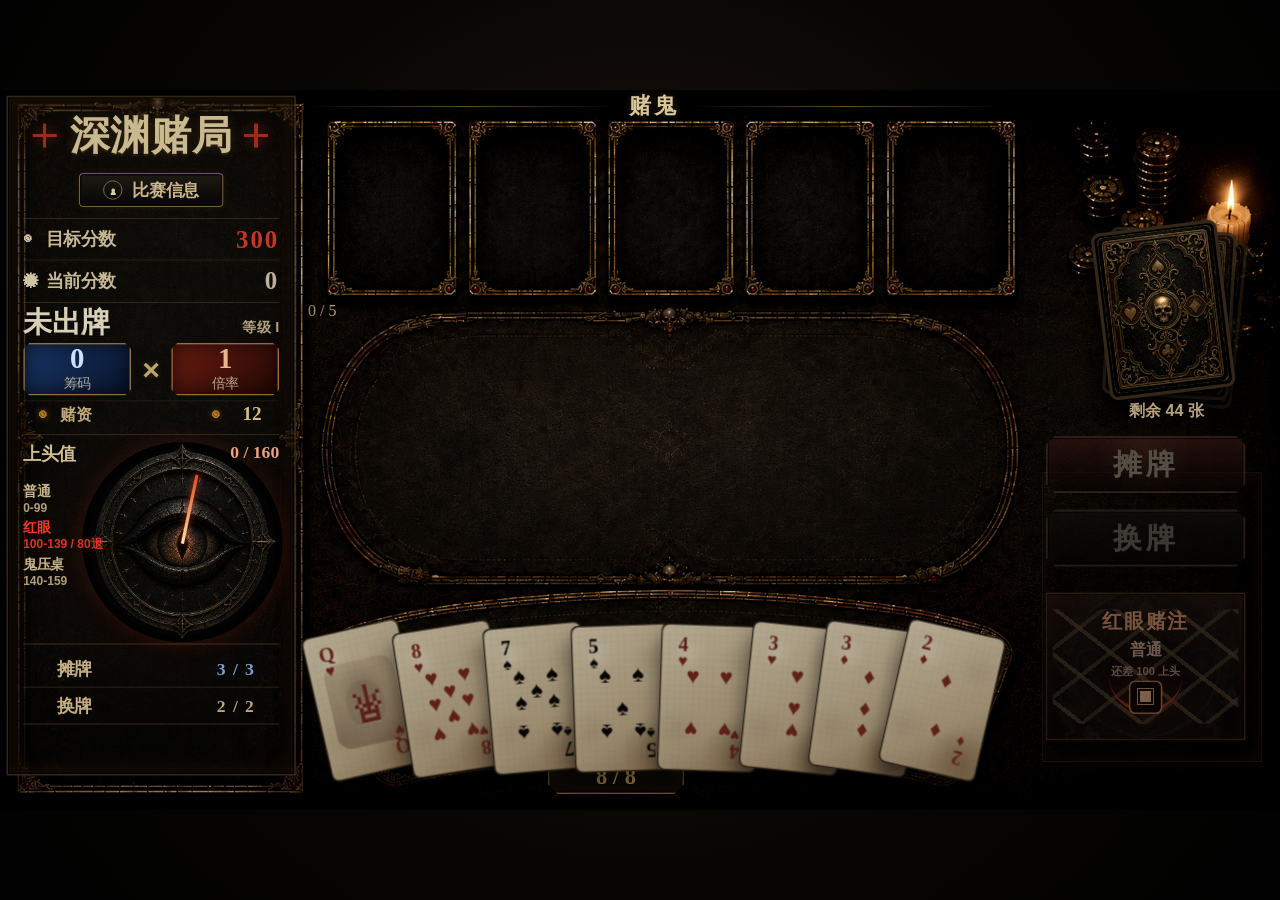
<file: web/index.html>
<!doctype html>
<html lang="zh-CN">
<head>
  <meta charset="utf-8" />
  <meta name="viewport" content="width=device-width, initial-scale=1" />
  <link rel="icon" href="data:," />
  <title>深渊赌局</title>
  <link rel="stylesheet" href="./style.css" />
</head>
<body>
  <div class="viewport" aria-label="1600x900 fixed game viewport">
    <main class="game-board">
      <div class="game-table-art" aria-hidden="true"></div>
      <aside class="left-panel frame">
        <header class="brand-block">
          <i class="cross-mark" aria-hidden="true"></i>
          <h1>深渊赌局</h1>
          <i class="cross-mark" aria-hidden="true"></i>
        </header>

        <button class="info-button" type="button">
          <span class="button-seal" aria-hidden="true">♟</span>
          比赛信息
        </button>

        <section class="score-stack">
          <div class="score-row">
            <span class="row-icon" aria-hidden="true">◉</span>
            <span>目标分数</span>
            <strong class="red-number">300</strong>
          </div>
          <div class="score-row">
            <span class="row-icon" aria-hidden="true">✹</span>
            <span>当前分数</span>
            <strong>0</strong>
          </div>
        </section>

        <section class="hand-summary">
          <div class="hand-title">
            <strong>两对</strong>
            <span>等级 I</span>
          </div>
          <div class="formula-row">
            <div class="score-chip blue">
              <strong>80</strong>
              <span>筹码</span>
            </div>
            <b class="multiply">×</b>
            <div class="score-chip red">
              <strong>15</strong>
              <span>倍率</span>
            </div>
          </div>
          <div class="stake-row">
            <span>赌资</span>
            <strong>12</strong>
          </div>
        </section>

        <section class="tilt-meter">
          <div class="section-title">上头值 <strong>0 / 160</strong></div>
          <div class="eye-meter" aria-label="上头值 0 / 160">
            <div class="stress-eye-art" aria-hidden="true"></div>
            <div class="eye-ring"></div>
            <div class="eye-core"></div>
            <div class="meter-hand"></div>
          </div>
          <ul class="tilt-labels">
            <li><span>普通</span><em>0-99</em></li>
            <li class="hot"><span>红眼</span><em>100-139 / 80退</em></li>
            <li><span>鬼压桌</span><em>140-159</em></li>
          </ul>
        </section>

        <section class="count-stack">
          <div><span>摊牌</span><strong class="blue-text">2 / 3</strong></div>
          <div><span>换牌</span><strong>1 / 2</strong></div>
        </section>
      </aside>

      <section class="joker-zone">
        <div class="zone-title"><span></span><strong>赌鬼</strong><span></span></div>
        <div class="joker-row" aria-label="当前没有赌鬼牌"></div>
        <div class="joker-count">0 / 5</div>
        <div class="owned-ghost-tip" aria-live="polite" aria-hidden="true">
          <h3></h3>
          <p class="owned-ghost-effect"></p>
          <dl class="owned-ghost-terms"></dl>
          <div><span></span><strong></strong></div>
        </div>
      </section>

      <section class="table-zone">
        <div class="table-aura"></div>
        <div class="played-cards"></div>
      </section>

      <section class="hand-zone" aria-label="底部手牌区">
        <div class="selected-card-tip" aria-live="polite" aria-hidden="true">
          <strong></strong>
          <span></span>
        </div>
        <div class="hand-fan">
          <article class="playing-card hand-card black c1">
            <div class="corner top">A<span>♠</span></div>
            <div class="ace-mark">♠</div>
            <div class="corner bottom">A<span>♠</span></div>
          </article>
          <article class="playing-card hand-card red c2">
            <div class="corner top">Q<span>♥</span></div>
            <div class="royal-figure queen">♕</div>
            <div class="corner bottom">Q<span>♥</span></div>
          </article>
          <article class="playing-card hand-card black c3">
            <div class="corner top">J<span>♣</span></div>
            <div class="royal-figure jack">♜</div>
            <div class="corner bottom">J<span>♣</span></div>
          </article>
          <article class="playing-card hand-card red c4">
            <div class="corner top">10<span>♦</span></div>
            <div class="pip-grid ten"><span>♦</span><span>♦</span><span>♦</span><span>♦</span><span>♦</span><span>♦</span><span>♦</span><span>♦</span><span>♦</span><span>♦</span></div>
            <div class="corner bottom">10<span>♦</span></div>
          </article>
          <article class="playing-card hand-card red c5">
            <div class="corner top">9<span>♦</span></div>
            <div class="pip-grid nine"><span>♦</span><span>♦</span><span>♦</span><span>♦</span><span>♦</span><span>♦</span><span>♦</span><span>♦</span><span>♦</span></div>
            <div class="corner bottom">9<span>♦</span></div>
          </article>
          <article class="playing-card hand-card black c6">
            <div class="corner top">8<span>♠</span></div>
            <div class="pip-grid eight"><span>♠</span><span>♠</span><span>♠</span><span>♠</span><span>♠</span><span>♠</span><span>♠</span><span>♠</span></div>
            <div class="corner bottom">8<span>♠</span></div>
          </article>
          <article class="playing-card hand-card red c7">
            <div class="corner top">2<span>♥</span></div>
            <div class="pip-grid two"><span>♥</span><span>♥</span></div>
            <div class="corner bottom">2<span>♥</span></div>
          </article>
          <article class="playing-card hand-card black c8">
            <div class="corner top">7<span>♠</span></div>
            <div class="pip-grid seven"><span>♠</span><span>♠</span><span>♠</span><span>♠</span><span>♠</span><span>♠</span><span>♠</span></div>
            <div class="corner bottom">7<span>♠</span></div>
          </article>
        </div>
        <div class="hand-count">8 / 8</div>
      </section>

      <section class="shop-stage" aria-hidden="true">
        <div class="shop-frame">
          <header class="shop-title">
            <h2>商店</h2>
            <p>购买赌鬼，强化你的赌局</p>
          </header>
          <div class="shop-body">
            <aside class="shop-actions" aria-label="商店操作">
              <button class="shop-next-button" type="button">下一局</button>
              <button class="shop-reroll-button" type="button">
                <strong>重掷赌鬼</strong>
                <span>花费 <b>5</b></span>
              </button>
              <div class="shop-reroll-note">仅刷新赌鬼</div>
              <div class="shop-message" aria-live="polite"></div>
            </aside>
            <div class="shop-shelves">
              <section class="shop-shelf shop-ghost-shelf" aria-label="待售赌鬼">
                <div class="shop-ghost-offers"></div>
              </section>
              <section class="shop-shelf shop-pack-shelf" aria-label="待售卡包">
                <div class="shop-pack-offers"></div>
              </section>
            </div>
          </div>
        </div>
      </section>

      <aside class="right-panel">
        <section class="deck-area">
          <div class="coin-pile" aria-hidden="true"><i></i><i></i><i></i></div>
          <div class="dice" aria-hidden="true"><b>⚂</b><b>⚃</b></div>
          <div class="deck-stack" aria-label="牌堆剩余 32 张">
            <div class="deck-card back-one"></div>
            <div class="deck-card back-two"></div>
            <div class="deck-card back-three">
              <span class="skull">☠</span>
            </div>
          </div>
          <div class="deck-count">剩余 32 张</div>
        </section>

        <section class="action-panel">
          <button class="showdown-button" type="button">摊牌</button>
          <button class="discard-button" type="button">换牌</button>
        </section>

        <section class="red-eye-entry">
          <div class="red-eye-panel-art" aria-hidden="true"></div>
          <div class="lock-chain" aria-hidden="true"></div>
          <div class="closed-eye" aria-hidden="true"></div>
          <h2>红眼赌注</h2>
          <strong>未开启</strong>
          <span class="red-eye-entry-detail">还差 100 上头</span>
          <span class="lock-symbol">▣</span>
          <button class="red-eye-status-icon" type="button" aria-label="查看红眼赌注">◉</button>
          <div class="red-eye-tooltip" role="tooltip">尚未选择红眼赌注。</div>
        </section>
      </aside>

      <div class="global-red-flash" aria-hidden="true"></div>
      <div class="art-vfx-layer" aria-hidden="true">
        <img class="art-vfx art-vfx-red-eye" src="../art/vfx/red-eye-awakening.png" alt="" />
        <img class="art-vfx art-vfx-wager-seal" src="../art/vfx/red-eye-wager-seal.png" alt="" />
      </div>
      <div class="red-eye-announcement" aria-live="polite">
        <strong>红眼</strong>
        <span>红眼赌注已解锁</span>
      </div>

      <section class="red-eye-modal" aria-hidden="true">
        <div class="red-eye-modal-card">
          <button class="red-eye-modal-close" type="button" aria-label="关闭红眼赌注">×</button>
          <div class="red-eye-modal-eye" aria-hidden="true"></div>
          <h2>红眼赌注</h2>
          <p>上头值已达红眼状态，可选择一次赌注以强化当前对局</p>
          <div class="red-eye-options"></div>
          <div class="red-eye-modal-note">只能选择其中一项，选择后生效</div>
        </div>
      </section>

      <section class="round-clear-overlay" aria-hidden="true">
        <div class="round-clear-card" role="dialog" aria-modal="true" aria-labelledby="roundClearTitle">
          <p class="round-clear-kicker">本轮成功通关</p>
          <h2 class="round-clear-title" id="roundClearTitle">结算收益</h2>
          <div class="round-clear-current">
            <span>本轮收益</span>
            <strong>$0</strong>
          </div>
          <div class="round-clear-detail-label">奖励明细</div>
          <dl class="round-clear-rewards"></dl>
          <div class="round-clear-total">
            <span>总计收益</span>
            <strong>$0</strong>
          </div>
          <button class="round-clear-continue" type="button" disabled>领取收益</button>
        </div>
      </section>

      <section class="failure-overlay" aria-hidden="true">
        <div class="failure-card" role="dialog" aria-modal="true" aria-labelledby="failureTitle">
          <p class="failure-kicker">当前赌局失败</p>
          <h2 class="failure-title" id="failureTitle">爆牌</h2>
          <p class="failure-subtitle">上头过度，满盘皆输。</p>
          <dl class="failure-stats"></dl>
          <div class="failure-actions">
            <button class="failure-restart" type="button">再来一局</button>
          </div>
        </div>
      </section>
    </main>
  </div>

  <script src="./game-content.js"></script>
  <script src="./runtime-state.js"></script>
  <script src="./round-rules.js"></script>
  <script src="./animations.js"></script>
  <script src="./asset-map.js"></script>
  <script src="./safe-image.js"></script>
  <script src="./surge-card-view.js"></script>
  <script src="./game-dom.js"></script>
  <script src="./logic-pure.js"></script>
  <script src="./app.js?v=round-clear-reward"></script>
</body>
</html>
</file>
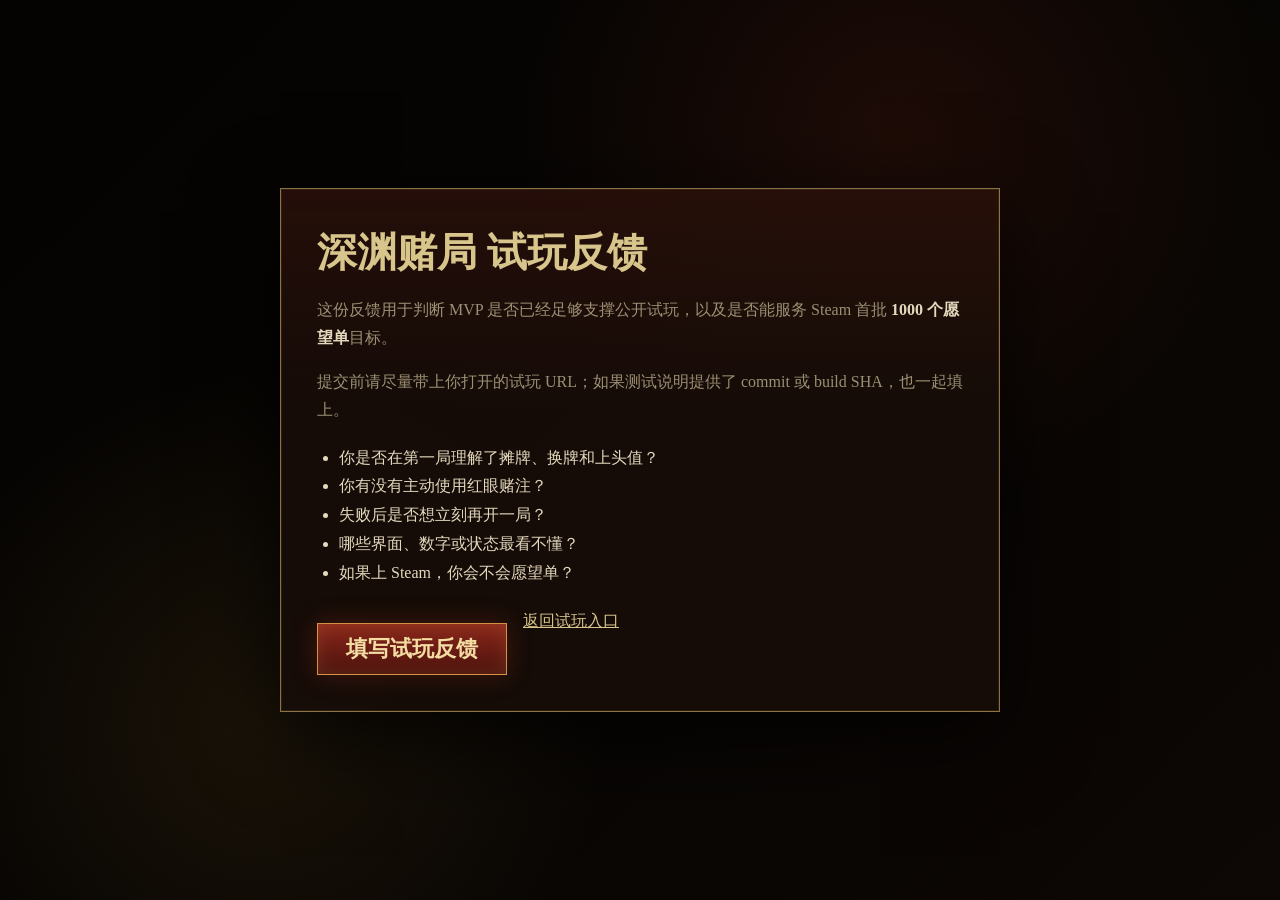
<file: web/feedback.html>
<!doctype html>
<html lang="zh-CN">
  <head>
    <meta charset="UTF-8" />
    <meta name="viewport" content="width=device-width, initial-scale=1.0" />
    <title>深渊赌局 试玩反馈</title>
    <style>
      :root {
        color-scheme: dark;
        --bg: #070503;
        --panel: rgba(22, 13, 8, 0.92);
        --gold: #b89a58;
        --gold-soft: #d8c58c;
        --red: #9e2f22;
        --text: #e4d8bd;
        --muted: #9c8f73;
      }

      * {
        box-sizing: border-box;
      }

      body {
        margin: 0;
        min-height: 100vh;
        display: grid;
        place-items: center;
        padding: 32px;
        background:
          radial-gradient(circle at 70% 15%, rgba(135, 42, 24, 0.18), transparent 32%),
          radial-gradient(circle at 20% 80%, rgba(171, 121, 47, 0.12), transparent 28%),
          linear-gradient(135deg, #040302, var(--bg) 54%, #0d0705);
        color: var(--text);
        font-family: "Microsoft YaHei", "SimSun", serif;
      }

      main {
        width: min(720px, 100%);
        border: 1px solid rgba(184, 154, 88, 0.72);
        background:
          linear-gradient(180deg, rgba(87, 23, 14, 0.25), transparent 42%),
          var(--panel);
        box-shadow: 0 24px 80px rgba(0, 0, 0, 0.72), inset 0 0 0 1px rgba(255, 230, 160, 0.08);
        padding: 36px;
      }

      h1 {
        margin: 0 0 8px;
        color: var(--gold-soft);
        font-size: 40px;
        letter-spacing: 0;
      }

      p {
        line-height: 1.75;
        color: var(--muted);
      }

      strong {
        color: var(--text);
      }

      ul {
        margin: 20px 0;
        padding-left: 22px;
        color: var(--text);
        line-height: 1.8;
      }

      a.button {
        display: inline-flex;
        align-items: center;
        justify-content: center;
        min-height: 52px;
        margin-top: 12px;
        padding: 0 28px;
        border: 1px solid rgba(226, 159, 74, 0.9);
        background: linear-gradient(180deg, #8a261a, #4b120d);
        color: #f4dca2;
        text-decoration: none;
        font-size: 22px;
        font-weight: 700;
        box-shadow: 0 0 24px rgba(158, 47, 34, 0.34), inset 0 0 18px rgba(255, 210, 112, 0.12);
      }

      a.button:hover {
        filter: brightness(1.12);
      }

      .links {
        display: flex;
        gap: 16px;
        flex-wrap: wrap;
        margin-top: 24px;
      }

      .plain-link {
        color: var(--gold-soft);
      }

      code {
        color: #f0bd79;
      }
    </style>
  </head>
  <body>
    <main>
      <h1>深渊赌局 试玩反馈</h1>
      <p>
        这份反馈用于判断 MVP 是否已经足够支撑公开试玩，以及是否能服务 Steam 首批
        <strong>1000 个愿望单</strong>目标。
      </p>
      <p>提交前请尽量带上你打开的试玩 URL；如果测试说明提供了 commit 或 build SHA，也一起填上。</p>
      <ul>
        <li>你是否在第一局理解了摊牌、换牌和上头值？</li>
        <li>你有没有主动使用红眼赌注？</li>
        <li>失败后是否想立刻再开一局？</li>
        <li>哪些界面、数字或状态最看不懂？</li>
        <li>如果上 Steam，你会不会愿望单？</li>
      </ul>
      <div class="links">
        <a
          class="button"
          href="https://github.com/jollywu24/-/issues/new?template=playtest_feedback.yml"
        >填写试玩反馈</a>
        <a class="plain-link" href="./">返回试玩入口</a>
      </div>
    </main>
  </body>
</html>
</file>
<file: web/style.css>
:root {
  color-scheme: dark;
  --scale: 1;
  --gold: #9d7b3d;
  --gold-bright: #d8b567;
  --gold-dim: #4a3921;
  --paper: #d6c6a5;
  --paper-dark: #a58f68;
  --ink: #17120d;
  --red: #9d2217;
  --red-bright: #e24a2b;
  --blue: #2b67ab;
  --black: #090806;
  --shop-art: url("../art/shop.png");
}

* {
  box-sizing: border-box;
}

html,
body {
  width: 100%;
  height: 100%;
  margin: 0;
  overflow: hidden;
  background:
    radial-gradient(circle at 50% 45%, #1a100b 0 18%, #070604 58%, #010101 100%);
  color: #d9c79d;
  font-family: "Microsoft YaHei", "SimSun", "Segoe UI", Arial, sans-serif;
}

button {
  font: inherit;
  color: inherit;
}

.viewport {
  position: fixed;
  left: 50%;
  top: 50%;
  width: calc(1600px * var(--scale));
  height: calc(900px * var(--scale));
  transform: translate(-50%, -50%);
  overflow: hidden;
}

.game-board {
  position: absolute;
  left: 0;
  top: 0;
  width: 1600px;
  height: 900px;
  overflow: hidden;
  transform: scale(var(--scale));
  transform-origin: 0 0;
  background:
    radial-gradient(ellipse at 51% 52%, rgba(95, 61, 27, 0.18), transparent 34%),
    radial-gradient(circle at 81% 17%, rgba(154, 79, 24, 0.16), transparent 16%),
    radial-gradient(circle at 18% 92%, rgba(119, 33, 22, 0.12), transparent 22%),
    repeating-linear-gradient(90deg, rgba(255, 210, 133, 0.025) 0 1px, transparent 1px 7px),
    repeating-linear-gradient(0deg, rgba(255, 210, 133, 0.018) 0 1px, transparent 1px 9px),
    linear-gradient(115deg, #050503 0%, #10100b 43%, #060504 100%);
}

.game-table-art {
  position: absolute;
  inset: 0;
  z-index: 0;
  overflow: hidden;
  pointer-events: none;
}

.game-table-art-image {
  width: 100%;
  height: 100%;
  display: block;
  object-fit: cover;
  filter: brightness(1) contrast(1.03) saturate(0.88);
}

.game-board::before,
.game-board::after {
  content: "";
  position: absolute;
  inset: 0;
  pointer-events: none;
}

.game-board::before {
  opacity: 0.56;
  background:
    radial-gradient(circle at 29% 8%, rgba(255, 188, 87, 0.08), transparent 16%),
    radial-gradient(circle at 79% 68%, rgba(139, 30, 17, 0.2), transparent 21%);
}

.game-board.shop-phase::before {
  z-index: 1;
  opacity: 0.9;
  background:
    linear-gradient(90deg, rgba(0, 0, 0, 0.28) 0 23%, transparent 31% 81%, rgba(0, 0, 0, 0.22) 89% 100%),
    radial-gradient(ellipse at 54% 58%, rgba(116, 58, 24, 0.08), transparent 48%),
    var(--shop-art) center / cover no-repeat;
  filter: saturate(0.76) brightness(0.68) contrast(1.08);
}

.game-board::after {
  z-index: 10;
  background: none;
  box-shadow: none;
}

.frame,
.joker-card,
.playing-card,
.showdown-button,
.discard-button,
.red-eye-entry,
.info-button,
.score-chip,
.hand-count,
.deck-count {
  position: relative;
}

.frame::before,
.joker-card::before,
.left-panel::after,
.right-panel::before,
.showdown-button::before,
.discard-button::before,
.red-eye-entry::before,
.hand-count::before {
  content: "";
  position: absolute;
  inset: 0;
  pointer-events: none;
  border: 1px solid rgba(219, 173, 89, 0.26);
  box-shadow:
    inset 0 0 0 1px rgba(0, 0, 0, 0.88),
    inset 0 0 28px rgba(182, 91, 23, 0.08);
}

.left-panel {
  position: absolute;
  left: 8px;
  top: 7px;
  width: 362px;
  height: 850px;
  padding: 14px 20px 12px;
  background:
    radial-gradient(circle at 50% 70%, rgba(131, 37, 18, 0.08), transparent 30%),
    linear-gradient(180deg, rgba(16, 13, 9, 0.58), rgba(5, 5, 4, 0.68));
  border: 1px solid rgba(151, 113, 55, 0.22);
  box-shadow: inset 0 0 0 2px rgba(5, 4, 3, 0.42), 12px 0 34px rgba(0, 0, 0, 0.36);
  z-index: 4;
}

.left-panel::after {
  inset: 4px;
  border-color: rgba(202, 149, 65, 0.08);
}

.brand-block {
  display: grid;
  grid-template-columns: 32px auto 32px;
  justify-content: center;
  align-items: center;
  gap: 14px;
  height: 70px;
}

.brand-block h1 {
  margin: 0;
  color: #c9b98f;
  font-family: "SimSun", "Microsoft YaHei", serif;
  font-size: 50px;
  font-weight: 900;
  line-height: 1;
  letter-spacing: 0.02em;
  text-align: center;
  white-space: nowrap;
  text-shadow:
    0 2px 0 #2a1c11,
    0 0 14px rgba(230, 178, 93, 0.18);
}

.cross-mark {
  display: block;
  width: 30px;
  height: 30px;
  background:
    linear-gradient(90deg, transparent 0 43%, #9a2d19 43% 57%, transparent 57%),
    linear-gradient(0deg, transparent 0 43%, #9a2d19 43% 57%, transparent 57%);
  filter: drop-shadow(0 0 7px rgba(200, 52, 26, 0.42));
}

.info-button {
  display: flex;
  align-items: center;
  justify-content: center;
  gap: 12px;
  width: 180px;
  height: 42px;
  margin: 12px auto 14px;
  border: 1px solid rgba(214, 173, 96, 0.68);
  border-radius: 5px;
  background:
    linear-gradient(180deg, rgba(32, 28, 20, 0.95), rgba(5, 5, 4, 0.98));
  color: #c8b58b;
  font-size: 21px;
  font-weight: 800;
  cursor: default;
  box-shadow: inset 0 0 0 2px #080705, 0 0 10px rgba(211, 145, 52, 0.1);
}

.button-seal {
  display: grid;
  place-items: center;
  width: 24px;
  height: 24px;
  border: 1px solid #8c7b58;
  border-radius: 50%;
  color: #d8ccb1;
  font-size: 15px;
}

.score-stack {
  border-top: 1px solid rgba(132, 94, 45, 0.46);
  border-bottom: 1px solid rgba(132, 94, 45, 0.46);
}

.score-row {
  display: grid;
  grid-template-columns: 28px 1fr 132px;
  align-items: center;
  min-height: 52px;
  border-bottom: 1px solid rgba(120, 90, 45, 0.25);
  color: #c6b895;
  font-size: 22px;
  font-weight: 800;
}

.score-row:last-child {
  border-bottom: 0;
}

.row-icon {
  color: #d0c4a8;
  font-size: 20px;
}

.score-row strong {
  color: #bfb29a;
  font-family: Georgia, serif;
  font-size: 31px;
  letter-spacing: 0.08em;
  text-align: right;
}

.score-row .red-number {
  color: #c93426;
}

.hand-summary {
  padding: 6px 0 8px;
  border-bottom: 1px solid rgba(132, 94, 45, 0.46);
}

.hand-title {
  display: grid;
  grid-template-columns: 1fr auto;
  align-items: end;
  margin-bottom: 8px;
}

.hand-title strong {
  color: #d8cfb7;
  font-family: "SimSun", serif;
  font-size: 36px;
  line-height: 1;
}

.hand-title span {
  color: #b3a27f;
  font-size: 18px;
  font-weight: 800;
}

.formula-row {
  display: grid;
  grid-template-columns: 1fr 34px 1fr;
  align-items: center;
  gap: 8px;
}

.score-chip {
  height: 66px;
  display: grid;
  place-items: center;
  align-content: center;
  border: 2px solid rgba(193, 141, 65, 0.72);
  clip-path: polygon(8px 0, calc(100% - 8px) 0, 100% 8px, 100% calc(100% - 8px), calc(100% - 8px) 100%, 8px 100%, 0 calc(100% - 8px), 0 8px);
  box-shadow: inset 0 0 22px rgba(0, 0, 0, 0.7);
}

.score-chip.flash {
  animation: chip-flash 520ms ease-out 2;
}

.hand-title.flash {
  animation: hand-confirm 420ms ease-out 1;
}

.score-chip.blue {
  background:
    linear-gradient(135deg, rgba(25, 55, 105, 0.96), rgba(8, 20, 44, 0.98));
  color: #cfe3ff;
}

.score-chip.red {
  background:
    linear-gradient(135deg, rgba(109, 28, 16, 0.96), rgba(35, 8, 5, 0.98));
  color: #e8b58d;
}

.score-chip strong {
  font-family: Georgia, serif;
  font-size: 36px;
  line-height: 0.9;
}

.score-chip span {
  margin-top: 4px;
  color: rgba(226, 214, 184, 0.78);
  font-size: 17px;
}

.multiply {
  color: #bda56e;
  font-size: 38px;
  text-align: center;
  text-shadow: 0 0 8px rgba(210, 155, 77, 0.22);
}

.stake-row {
  position: relative;
  display: grid;
  grid-template-columns: 1fr auto;
  align-items: center;
  height: 34px;
  margin-top: 6px;
  padding: 0 22px 0 46px;
  border-top: 1px solid rgba(130, 94, 44, 0.27);
  color: #bfa879;
  font-size: 20px;
  font-weight: 800;
}

.stake-row::before,
.stake-row::after {
  content: "◉";
  position: absolute;
  top: 50%;
  transform: translateY(-50%);
  color: #b17a22;
  filter: drop-shadow(0 0 4px rgba(217, 134, 25, 0.45));
}

.stake-row::before {
  left: 18px;
}

.stake-row::after {
  right: 75px;
}

.stake-row span {
  margin-left: 0;
}

.stake-row strong {
  color: #d5bc7d;
  font-family: Georgia, serif;
  font-size: 24px;
}

.tilt-meter {
  position: relative;
  height: 262px;
  padding-top: 9px;
  border-bottom: 1px solid rgba(132, 94, 45, 0.46);
}

.section-title {
  display: flex;
  justify-content: space-between;
  color: #d0bd92;
  font-size: 22px;
  font-weight: 900;
}

.section-title strong {
  color: #e9a083;
  font-family: Georgia, serif;
}

.tilt-meter .section-title {
  position: relative;
  z-index: 4;
}

.eye-meter {
  position: absolute;
  right: -4px;
  bottom: 2px;
  width: 250px;
  height: 250px;
  border-radius: 50%;
  background:
    conic-gradient(from -100deg, #296a44 0deg 84deg, #a68a33 84deg 147deg, #9c2818 147deg 199deg, #2c0a08 199deg 210deg, #050403 210deg 360deg);
  box-shadow:
    inset 0 0 0 12px rgba(0, 0, 0, 0.75),
    inset 0 0 0 24px rgba(126, 86, 39, 0.18),
    0 0 26px rgba(183, 50, 22, 0.18);
  transition: filter 420ms ease, box-shadow 420ms ease;
}

.stress-eye-art {
  position: absolute;
  inset: -2px;
  z-index: 1;
  overflow: hidden;
  border-radius: 50%;
  pointer-events: none;
  opacity: 1;
}

.state-art-image,
.surge-asset-image,
.surge-glow-image {
  width: 100%;
  height: 100%;
  display: block;
  object-fit: contain;
  pointer-events: none;
  user-select: none;
}

.stress-eye-art.asset-ready .stress-eye-image {
  animation: stress-eye-art-breathe 2.4s ease-in-out infinite;
}

.eye-meter:has(.stress-eye-art.asset-ready) {
  background: rgba(4, 3, 3, 0.92);
  box-shadow:
    inset 0 0 0 8px rgba(0, 0, 0, 0.82),
    0 0 28px rgba(183, 50, 22, 0.2);
}

.eye-meter:has(.stress-eye-art.asset-ready)::before,
.stress-eye-art.asset-ready ~ .eye-ring,
.stress-eye-art.asset-ready ~ .eye-core {
  opacity: 0;
}

.eye-meter::before,
.eye-ring,
.eye-core {
  transition: opacity 240ms ease;
}

.stress-eye-art.asset-state-pulse .stress-eye-image {
  animation: stress-eye-art-state-pulse 520ms ease-out 1;
}

.stress-eye-art.asset-red-flash .stress-eye-image {
  animation: stress-eye-art-red-flash 360ms ease-out 1;
}

.eye-meter::before {
  content: "";
  position: absolute;
  inset: 32px;
  border-radius: 50%;
  background:
    radial-gradient(circle, #ec7a31 0 8%, #1c0805 9% 18%, #d44217 19% 25%, #2a0c08 26% 48%, #0b0907 49% 100%);
  box-shadow: 0 0 26px rgba(217, 65, 22, 0.5);
}

.eye-ring {
  position: absolute;
  inset: 22px;
  border-radius: 50%;
  border: 1px solid rgba(232, 119, 45, 0.44);
  background:
    repeating-conic-gradient(from 8deg, transparent 0deg 8deg, rgba(255, 116, 45, 0.32) 8deg 10deg, transparent 10deg 17deg);
  mask: radial-gradient(circle, transparent 0 49%, #000 50% 61%, transparent 62%);
  z-index: 2;
}

.eye-core {
  position: absolute;
  left: 50%;
  top: 50%;
  width: 76px;
  height: 48px;
  transform: translate(-50%, -50%);
  border-radius: 50%;
  background: radial-gradient(ellipse at center, #fd7b32 0 16%, #3a0c07 18% 44%, #100807 45% 100%);
  box-shadow: 0 0 22px rgba(255, 83, 31, 0.45);
  z-index: 2;
}

.meter-hand {
  position: absolute;
  left: 50%;
  top: 50%;
  width: 88px;
  height: 4px;
  transform-origin: 0 50%;
  transform: rotate(42deg);
  background: linear-gradient(90deg, #ffe2a1, #dc4b20);
  box-shadow: 0 0 9px rgba(239, 71, 27, 0.8);
  transition: transform 900ms cubic-bezier(0.2, 0.8, 0.2, 1);
  z-index: 3;
}

.tilt-meter.red-eye-awake .eye-meter {
  filter: brightness(1.15) saturate(1.18);
  box-shadow:
    inset 0 0 0 12px rgba(0, 0, 0, 0.75),
    inset 0 0 0 24px rgba(126, 86, 39, 0.18),
    0 0 38px rgba(195, 43, 22, 0.3);
}

.tilt-labels {
  position: relative;
  z-index: 1;
  list-style: none;
  margin: 20px 0 0;
  padding: 0;
  width: 112px;
}

.tilt-labels li {
  margin-bottom: 5px;
  color: #c7b48a;
  font-size: 17px;
  font-weight: 800;
}

.tilt-labels li.hot {
  color: #f13c29;
}

.tilt-labels em {
  display: block;
  color: inherit;
  font-style: normal;
  font-size: 15px;
  opacity: 0.88;
}

.count-stack {
  margin-top: 8px;
}

.count-stack div {
  display: grid;
  grid-template-columns: 1fr auto;
  align-items: center;
  min-height: 46px;
  padding: 0 30px 0 42px;
  border-bottom: 1px solid rgba(132, 94, 45, 0.4);
  color: #c4ae82;
  font-size: 22px;
  font-weight: 900;
}

.count-stack strong {
  color: #bba77b;
  font-family: Georgia, serif;
  letter-spacing: 0.08em;
}

.count-stack .blue-text {
  color: #78a3ce;
}

.joker-zone {
  position: absolute;
  left: 385px;
  top: 0;
  width: 865px;
  height: 300px;
  z-index: 3;
}

.zone-title {
  display: grid;
  grid-template-columns: 1fr auto 1fr;
  align-items: center;
  gap: 15px;
  height: 40px;
  color: #d8c79a;
  text-align: center;
}

.zone-title span {
  height: 1px;
  background: linear-gradient(90deg, transparent, rgba(188, 130, 59, 0.7), transparent);
}

.zone-title strong {
  font-size: 27px;
  letter-spacing: 0.16em;
  text-shadow: 0 0 10px rgba(208, 151, 73, 0.24);
}

.joker-row {
  display: grid;
  grid-template-columns: repeat(5, 1fr);
  gap: 16px;
}

.joker-row:empty {
  min-height: 220px;
}

.joker-zone .joker-card {
  height: 220px;
}

.joker-zone .owned-ghost-card {
  border-color: transparent;
  background: rgba(7, 5, 4, 0.42);
  box-shadow: none;
}

.joker-zone .owned-ghost-card::before,
.joker-zone .owned-ghost-card::after {
  display: none;
}

.joker-card {
  height: 247px;
  padding: 0;
  border: 1px solid rgba(176, 113, 47, 0.86);
  border-radius: 4px;
  background:
    linear-gradient(90deg, rgba(120, 26, 17, 0.2), transparent 10%, transparent 90%, rgba(120, 26, 17, 0.18)),
    radial-gradient(circle at 50% 38%, rgba(118, 40, 20, 0.3), transparent 45%),
    repeating-linear-gradient(45deg, rgba(202, 142, 64, 0.06) 0 1px, transparent 1px 7px),
    linear-gradient(180deg, rgba(20, 12, 8, 0.98), rgba(4, 4, 3, 0.99));
  box-shadow:
    inset 0 0 0 2px rgba(0, 0, 0, 0.88),
    inset 0 0 0 4px rgba(145, 84, 34, 0.18),
    inset 0 0 34px rgba(99, 24, 13, 0.28),
    0 14px 24px rgba(0, 0, 0, 0.58);
  overflow: hidden;
}

.joker-card::after {
  content: "";
  position: absolute;
  inset: 6px;
  border: 1px solid rgba(215, 159, 73, 0.24);
  background:
    linear-gradient(90deg, rgba(120, 28, 18, 0.18), transparent 16%, transparent 84%, rgba(120, 28, 18, 0.18)),
    linear-gradient(0deg, rgba(183, 116, 42, 0.12), transparent 14%, transparent 86%, rgba(183, 116, 42, 0.1));
  pointer-events: none;
}

.joker-card h2 {
  position: relative;
  z-index: 2;
  margin: 0 0 80px;
  color: #d8b865;
  font-size: 21px;
  line-height: 1;
  text-align: center;
  letter-spacing: 0.04em;
}

.portrait {
  position: absolute;
  left: 10px;
  top: 10px;
  right: 10px;
  bottom: 10px;
  width: auto;
  height: auto;
  border-radius: 6px;
  opacity: 1;
  background:
    radial-gradient(circle at 50% 18%, rgba(176, 74, 34, 0.18), transparent 42%),
    linear-gradient(180deg, rgba(34, 18, 13, 0.96), rgba(3, 2, 2, 0.98));
  filter: saturate(1.02) brightness(1) contrast(1.03);
  box-shadow:
    inset 0 0 28px rgba(0, 0, 0, 0.88),
    0 0 22px rgba(116, 22, 14, 0.28);
  overflow: hidden;
}

.portrait img {
  position: absolute;
  inset: 0;
  z-index: 0;
  width: 100%;
  height: 100%;
  object-fit: cover;
  object-position: center 18%;
}

.portrait::before {
  content: "";
  position: absolute;
  inset: 0;
  z-index: 1;
  pointer-events: none;
  background:
    radial-gradient(circle at 50% 45%, transparent 0 62%, rgba(1, 1, 1, 0.28) 86%, rgba(1, 1, 1, 0.58) 100%),
    linear-gradient(180deg, rgba(255, 194, 93, 0.06), transparent 24%, rgba(0, 0, 0, 0.08) 100%);
  box-shadow: inset 0 0 16px rgba(0, 0, 0, 0.46);
}

.portrait::after {
  display: none;
}

.portrait.red-eye-iou img {
  object-position: center 12%;
}

.portrait.small-card-courage img {
  object-position: center 10%;
}

.portrait.rotten-life-insurance img {
  object-position: center 13%;
}

.portrait.withdrawal-rebound img {
  object-position: center 15%;
}

.joker-card p {
  position: relative;
  z-index: 2;
  margin: 0;
  color: #cfc2a3;
  font-size: 15px;
  font-weight: 800;
  line-height: 1.55;
  text-align: center;
}

.owned-ghost-card {
  cursor: pointer;
  transition: transform 160ms ease, filter 160ms ease, border-color 160ms ease, box-shadow 160ms ease;
}

.owned-ghost-card h2,
.owned-ghost-card p,
.owned-ghost-card .stars {
  display: none;
}

.owned-ghost-card .portrait {
  left: 8px;
  top: 8px;
  right: 8px;
  bottom: 8px;
  width: auto;
  height: auto;
  transform: none;
  opacity: 1;
}

.owned-ghost-card:hover {
  filter: brightness(1.08);
  border-color: rgba(213, 145, 68, 0.92);
}

.owned-ghost-card.selected {
  z-index: 5;
  transform: translateY(-5px);
  border-color: #d7a45b;
  filter: brightness(1.12) saturate(1.04);
  box-shadow:
    inset 0 0 0 2px rgba(0, 0, 0, 0.88),
    inset 0 0 0 4px rgba(184, 112, 44, 0.24),
    0 0 18px rgba(195, 101, 37, 0.48),
    0 17px 26px rgba(0, 0, 0, 0.68);
}

.owned-ghost-tip {
  position: absolute;
  z-index: 10;
  width: 260px;
  padding: 12px 13px 10px;
  transform: translateY(5px) scale(0.96);
  border: 1px solid rgba(190, 137, 65, 0.84);
  border-radius: 5px;
  background:
    radial-gradient(circle at 50% 10%, rgba(119, 44, 20, 0.24), transparent 48%),
    linear-gradient(180deg, rgba(28, 18, 11, 0.99), rgba(6, 5, 4, 0.99));
  box-shadow:
    inset 0 0 0 2px rgba(0, 0, 0, 0.86),
    inset 0 0 24px rgba(104, 28, 15, 0.22),
    0 14px 24px rgba(0, 0, 0, 0.74);
  opacity: 0;
  pointer-events: none;
  transition: opacity 140ms ease, transform 140ms ease;
}

.owned-ghost-tip::before {
  content: "";
  position: absolute;
  left: -7px;
  top: 32px;
  width: 12px;
  height: 12px;
  transform: rotate(45deg);
  border-left: 1px solid rgba(190, 137, 65, 0.84);
  border-bottom: 1px solid rgba(190, 137, 65, 0.84);
  background: #100b07;
}

.owned-ghost-tip.tip-left {
  transform: translateX(-100%) translateY(5px) scale(0.96);
}

.owned-ghost-tip.tip-left::before {
  left: auto;
  right: -7px;
  transform: rotate(225deg);
}

.owned-ghost-tip.show {
  transform: translateY(0) scale(1);
  opacity: 1;
}

.owned-ghost-tip.tip-left.show {
  transform: translateX(-100%) translateY(0) scale(1);
}

.owned-ghost-tip h3 {
  margin: 0 0 10px;
  color: #d6b56e;
  font-size: 20px;
  text-align: center;
}

.owned-ghost-tip .owned-ghost-effect {
  min-height: 58px;
  margin: 0;
  padding: 9px 7px;
  border-top: 1px solid rgba(132, 94, 45, 0.42);
  border-bottom: 1px solid rgba(132, 94, 45, 0.42);
  color: #cbbd9d;
  font-size: 14px;
  font-weight: 800;
  line-height: 1.45;
  text-align: center;
}

.owned-ghost-terms {
  display: grid;
  gap: 7px;
  margin: 9px 0 0;
}

.owned-ghost-terms div {
  display: grid;
  grid-template-columns: auto 1fr;
  gap: 8px;
  padding: 0;
  color: #9e8f73;
  font-size: 12px;
  line-height: 1.4;
}

.owned-ghost-terms dt {
  color: #c28a4e;
  font-weight: 900;
  white-space: nowrap;
}

.owned-ghost-terms dd {
  margin: 0;
}

.owned-ghost-tip > div {
  display: flex;
  justify-content: space-between;
  gap: 8px;
  padding-top: 8px;
}

.owned-ghost-tip span {
  color: #8ea6c9;
  font-size: 14px;
  font-weight: 900;
}

.owned-ghost-tip strong {
  color: #b57b34;
  font-size: 14px;
  letter-spacing: 0.08em;
}

.joker-card.triggering {
  animation: ghost-trigger 360ms cubic-bezier(0.2, 0.82, 0.22, 1) 1;
}

.ghost-multiplier-popup {
  position: absolute;
  z-index: 26;
  min-width: 132px;
  padding: 7px 18px 8px;
  transform: translate(-50%, -50%);
  clip-path: polygon(8px 0, calc(100% - 8px) 0, 100% 50%, calc(100% - 8px) 100%, 8px 100%, 0 50%);
  border: 1px solid rgba(255, 139, 91, 0.76);
  background:
    radial-gradient(circle at 50% 22%, rgba(255, 120, 74, 0.28), transparent 48%),
    linear-gradient(180deg, rgba(191, 36, 24, 0.98), rgba(86, 9, 8, 0.98));
  color: #fff0d4;
  font-family: Georgia, "Microsoft YaHei", serif;
  font-size: 24px;
  font-weight: 900;
  line-height: 1;
  text-align: center;
  white-space: nowrap;
  text-shadow:
    0 2px 0 rgba(76, 4, 4, 0.88),
    0 0 8px rgba(255, 191, 139, 0.48);
  box-shadow:
    inset 0 0 0 2px rgba(255, 168, 105, 0.12),
    0 0 18px rgba(230, 48, 28, 0.62),
    0 8px 18px rgba(0, 0, 0, 0.58);
  pointer-events: none;
  animation: ghost-multiplier-rise 880ms cubic-bezier(0.16, 0.82, 0.2, 1) both;
}

.score-step-label:not(.ghost-multiplier-popup) {
  position: absolute;
  z-index: 27;
  min-width: 112px;
  padding: 6px 12px 7px;
  transform: translate(-50%, -50%);
  border: 1px solid rgba(222, 102, 62, 0.72);
  border-radius: 5px;
  background: linear-gradient(180deg, rgba(126, 25, 18, 0.96), rgba(46, 7, 6, 0.98));
  color: #ffe0bd;
  font-family: Georgia, "Microsoft YaHei", serif;
  font-size: 20px;
  font-weight: 900;
  text-align: center;
  white-space: nowrap;
  text-shadow: 0 2px 0 rgba(52, 3, 3, 0.9);
  box-shadow: 0 0 16px rgba(204, 42, 25, 0.46);
  pointer-events: none;
  animation: score-step-label-rise 820ms ease-out both;
}

.score-step-label.multiply {
  min-width: 132px;
  color: #fff2ce;
  font-size: 24px;
  background: linear-gradient(180deg, rgba(206, 44, 27, 0.98), rgba(77, 7, 6, 0.98));
  box-shadow: 0 0 24px rgba(239, 55, 31, 0.66);
}

.score-step-label.surge {
  color: #ffd0ad;
  border-color: rgba(225, 75, 49, 0.82);
  background:
    radial-gradient(circle at 50% 20%, rgba(226, 59, 36, 0.32), transparent 50%),
    linear-gradient(180deg, rgba(46, 8, 8, 0.98), rgba(7, 3, 3, 0.99));
}

.playing-card.score-source-add,
.joker-card.score-source-add,
.red-eye-entry.score-source-add,
.deck-stack.score-source-add {
  animation: score-source-add 420ms ease-out 1;
}

.playing-card.score-source-multiply,
.joker-card.score-source-multiply,
.red-eye-entry.score-source-multiply,
.deck-stack.score-source-multiply {
  animation: score-source-multiply 560ms ease-out 1;
}

.playing-card.score-source-surge,
.joker-card.score-source-surge,
.red-eye-entry.score-source-surge,
.deck-stack.score-source-surge {
  animation: score-source-surge 520ms ease-out 1;
}

.score-chip.red.mult-bump {
  animation: multiplier-bump 420ms ease-out 1;
}

.score-chip.red.multiply-burst {
  animation: multiplier-multiply-burst 560ms ease-out 1;
}

.score-chip.red.surge-burst {
  animation: multiplier-surge-burst 500ms ease-out 1;
}

.score-row.score-jump {
  animation: score-row-jump 360ms ease-out 1;
}

.score-row.score-jump-heavy {
  animation: score-row-jump-heavy 500ms ease-out 1;
}

.game-board.score-multiply-shake {
  animation: score-board-shake 380ms ease-out 1;
}

.stars {
  position: absolute;
  left: 0;
  right: 0;
  bottom: 13px;
  color: #c5812c;
  font-size: 17px;
  text-align: center;
  letter-spacing: 0.16em;
}

.rare-blue .stars {
  color: #3e86a4;
}

.rare-purple .stars {
  color: #a832b9;
}

.joker-count {
  margin-top: 4px;
  color: #b7a075;
  font-family: Georgia, serif;
  font-size: 20px;
}

.table-zone {
  position: absolute;
  left: 385px;
  top: 338px;
  width: 850px;
  height: 278px;
  z-index: 2;
}

.table-aura {
  position: absolute;
  left: 34px;
  right: 18px;
  top: 20px;
  height: 230px;
  border: 2px solid transparent;
  border-radius: 50%;
  background: none;
  box-shadow: none;
}

.played-cards {
  position: absolute;
  left: 72px;
  top: 28px;
  display: flex;
  gap: 17px;
  align-items: center;
}

.playing-card {
  width: 142px;
  height: 210px;
  border: 2px solid #2e2417;
  border-radius: 9px;
  background:
    radial-gradient(circle at 26% 20%, rgba(255, 255, 255, 0.16), transparent 13%),
    radial-gradient(circle at 80% 88%, rgba(79, 45, 17, 0.3), transparent 22%),
    repeating-linear-gradient(90deg, rgba(80, 52, 24, 0.045) 0 1px, transparent 1px 8px),
    repeating-linear-gradient(0deg, rgba(80, 52, 24, 0.04) 0 1px, transparent 1px 8px),
    linear-gradient(145deg, #d0c09d, #b49d75 64%, #8b6d45);
  color: var(--ink);
  box-shadow:
    inset 0 0 0 3px rgba(72, 51, 28, 0.34),
    inset 0 0 26px rgba(37, 22, 9, 0.28),
    0 16px 24px rgba(0, 0, 0, 0.56);
  overflow: hidden;
}

.playing-card::before {
  content: "";
  position: absolute;
  inset: 8px;
  border: 1px solid rgba(83, 59, 31, 0.2);
  border-radius: 6px;
  pointer-events: none;
}

.playing-card::after {
  content: "";
  position: absolute;
  inset: 0;
  pointer-events: none;
  opacity: 0.42;
  background:
    radial-gradient(circle at 18% 72%, rgba(43, 21, 7, 0.16), transparent 18%),
    radial-gradient(circle at 80% 24%, rgba(43, 21, 7, 0.14), transparent 15%);
  mix-blend-mode: multiply;
}

.playing-card.red {
  color: #7b2016;
}

.playing-card.black {
  color: #080705;
}

.played {
  transform: rotate(0deg);
  filter: brightness(1.02);
}

.hand-card {
  position: absolute;
  left: 50%;
  bottom: 20px;
  width: 124px;
  height: 184px;
  transform-origin: 50% 112%;
  filter: brightness(0.88) saturate(0.78);
  --hover-lift: 0px;
  --selected-lift: 0px;
  cursor: pointer;
  transition:
    transform 180ms ease,
    filter 180ms ease,
    box-shadow 180ms ease,
    opacity 220ms ease;
}

.hand-card:hover {
  --hover-lift: -8px;
}

.corner {
  position: absolute;
  z-index: 3;
  display: grid;
  justify-items: center;
  gap: 1px;
  min-width: 24px;
  font-family: Georgia, "Times New Roman", serif;
  font-size: 32px;
  font-weight: 900;
  line-height: 0.86;
}

.corner span {
  font-size: 25px;
}

.corner.top {
  left: 14px;
  top: 13px;
}

.corner.bottom {
  right: 14px;
  bottom: 13px;
  transform: rotate(180deg);
}

.hand-card .corner {
  font-size: 25px;
}

.hand-card .corner span {
  font-size: 20px;
}

.pip-grid,
.ace-mark,
.royal-figure {
  position: absolute;
  z-index: 2;
  color: currentColor;
}

.pip-grid {
  inset: 45px 28px 34px;
}

.pip-grid span {
  position: absolute;
  display: block;
  width: 25px;
  height: 25px;
  font-size: 36px;
  line-height: 1;
  text-align: center;
}

.hand-card .pip-grid {
  inset: 43px 24px 31px;
}

.hand-card .pip-grid span {
  width: 22px;
  height: 22px;
  font-size: 28px;
}

.pip-grid.two span:nth-child(1) { left: 50%; top: 8%; transform: translateX(-50%); }
.pip-grid.two span:nth-child(2) { left: 50%; bottom: 6%; transform: translateX(-50%) rotate(180deg); }

.pip-grid.three span:nth-child(1) { left: 50%; top: 5%; transform: translateX(-50%); }
.pip-grid.three span:nth-child(2) { left: 50%; top: 42%; transform: translateX(-50%); }
.pip-grid.three span:nth-child(3) { left: 50%; bottom: 5%; transform: translateX(-50%) rotate(180deg); }

.pip-grid.four span:nth-child(1),
.pip-grid.six span:nth-child(1) { left: 6%; top: 6%; }
.pip-grid.four span:nth-child(2),
.pip-grid.six span:nth-child(2) { right: 6%; top: 6%; }
.pip-grid.six span:nth-child(3) { left: 6%; top: 42%; }
.pip-grid.six span:nth-child(4) { right: 6%; top: 42%; }
.pip-grid.four span:nth-child(3),
.pip-grid.six span:nth-child(5) { left: 6%; bottom: 6%; transform: rotate(180deg); }
.pip-grid.four span:nth-child(4),
.pip-grid.six span:nth-child(6) { right: 6%; bottom: 6%; transform: rotate(180deg); }

.pip-grid.five span:nth-child(1),
.pip-grid.seven span:nth-child(1),
.pip-grid.eight span:nth-child(1),
.pip-grid.nine span:nth-child(1),
.pip-grid.ten span:nth-child(1) { left: 6%; top: 4%; }
.pip-grid.five span:nth-child(2),
.pip-grid.seven span:nth-child(2),
.pip-grid.eight span:nth-child(2),
.pip-grid.nine span:nth-child(2),
.pip-grid.ten span:nth-child(2) { right: 6%; top: 4%; }
.pip-grid.five span:nth-child(3),
.pip-grid.nine span:nth-child(5) { left: 50%; top: 42%; transform: translateX(-50%); }
.pip-grid.five span:nth-child(4),
.pip-grid.seven span:nth-child(6),
.pip-grid.eight span:nth-child(7),
.pip-grid.nine span:nth-child(8),
.pip-grid.ten span:nth-child(9) { left: 6%; bottom: 4%; transform: rotate(180deg); }
.pip-grid.five span:nth-child(5),
.pip-grid.seven span:nth-child(7),
.pip-grid.eight span:nth-child(8),
.pip-grid.nine span:nth-child(9),
.pip-grid.ten span:nth-child(10) { right: 6%; bottom: 4%; transform: rotate(180deg); }
.pip-grid.seven span:nth-child(3),
.pip-grid.eight span:nth-child(3) { left: 50%; top: 22%; transform: translateX(-50%); }
.pip-grid.seven span:nth-child(4),
.pip-grid.eight span:nth-child(4),
.pip-grid.nine span:nth-child(3),
.pip-grid.ten span:nth-child(3) { left: 6%; top: 34%; }
.pip-grid.seven span:nth-child(5),
.pip-grid.eight span:nth-child(5),
.pip-grid.nine span:nth-child(4),
.pip-grid.ten span:nth-child(4) { right: 6%; top: 34%; }
.pip-grid.eight span:nth-child(6) { left: 50%; bottom: 22%; transform: translateX(-50%) rotate(180deg); }
.pip-grid.nine span:nth-child(6),
.pip-grid.ten span:nth-child(7) { left: 6%; bottom: 31%; transform: rotate(180deg); }
.pip-grid.nine span:nth-child(7),
.pip-grid.ten span:nth-child(8) { right: 6%; bottom: 31%; transform: rotate(180deg); }
.pip-grid.ten span:nth-child(5) { left: 50%; top: 25%; transform: translateX(-50%); }
.pip-grid.ten span:nth-child(6) { left: 50%; bottom: 25%; transform: translateX(-50%) rotate(180deg); }

.royal-figure {
  left: 50%;
  top: 51%;
  width: 88px;
  height: 108px;
  transform: translate(-50%, -50%);
  display: grid;
  place-items: center;
  border-radius: 18px;
  background:
    radial-gradient(circle at 50% 32%, rgba(50, 33, 19, 0.2), transparent 36%),
    linear-gradient(180deg, rgba(104, 72, 35, 0.18), rgba(61, 35, 18, 0.32));
  font-size: 76px;
  text-shadow: 0 2px 0 rgba(255, 255, 255, 0.12);
}

.royal-figure::before {
  content: "";
  position: absolute;
  width: 48px;
  height: 58px;
  border-radius: 50% 50% 40% 40%;
  background:
    radial-gradient(circle at 36% 42%, currentColor 0 2px, transparent 3px),
    radial-gradient(circle at 64% 42%, currentColor 0 2px, transparent 3px),
    linear-gradient(180deg, rgba(98, 76, 47, 0.42), rgba(20, 12, 7, 0.24));
  opacity: 0.34;
}

.ace-mark {
  left: 50%;
  top: 51%;
  transform: translate(-50%, -50%);
  font-size: 76px;
  line-height: 1;
}

.hand-zone {
  position: absolute;
  left: 380px;
  bottom: 28px;
  width: 780px;
  height: 250px;
  z-index: 5;
}

.hand-fan {
  position: absolute;
  inset: 0;
}

.selected-card-tip {
  position: absolute;
  z-index: 12;
  display: grid;
  min-width: 112px;
  transform: translateX(-50%) translateY(6px) scale(0.94);
  border: 1px solid rgba(193, 141, 65, 0.82);
  border-radius: 5px;
  background:
    linear-gradient(180deg, rgba(28, 22, 14, 0.98), rgba(7, 6, 4, 0.99));
  box-shadow:
    inset 0 0 0 2px rgba(0, 0, 0, 0.86),
    0 8px 18px rgba(0, 0, 0, 0.72);
  opacity: 0;
  pointer-events: none;
  transition: opacity 140ms ease, transform 140ms ease;
}

.selected-card-tip::after {
  content: "";
  position: absolute;
  left: 50%;
  bottom: -7px;
  width: 12px;
  height: 12px;
  transform: translateX(-50%) rotate(45deg);
  border-right: 1px solid rgba(193, 141, 65, 0.82);
  border-bottom: 1px solid rgba(193, 141, 65, 0.82);
  background: #090704;
}

.selected-card-tip.show {
  transform: translateX(-50%) translateY(0) scale(1);
  opacity: 1;
}

.selected-card-tip strong,
.selected-card-tip span {
  display: block;
  padding: 6px 12px;
  text-align: center;
  white-space: nowrap;
}

.selected-card-tip strong {
  color: #cdbb91;
  font-size: 15px;
  line-height: 1;
}

.selected-card-tip.red strong {
  color: #d36a50;
}

.selected-card-tip span {
  border-top: 1px solid rgba(132, 94, 45, 0.48);
  color: #78a3ce;
  font-family: Georgia, "Microsoft YaHei", serif;
  font-size: 16px;
  font-weight: 900;
}

.hand-card.c1 { transform: translateX(-350px) translateY(calc(var(--hover-lift) + var(--selected-lift))) rotate(-13deg); }
.hand-card.c2 { transform: translateX(-250px) translateY(calc(var(--hover-lift) + var(--selected-lift))) rotate(-9deg); }
.hand-card.c3 { transform: translateX(-150px) translateY(calc(var(--hover-lift) + var(--selected-lift))) rotate(-5deg); }
.hand-card.c4 { transform: translateX(-50px) translateY(calc(var(--hover-lift) + var(--selected-lift))) rotate(-2deg); }
.hand-card.c5 { transform: translateX(50px) translateY(calc(var(--hover-lift) + var(--selected-lift))) rotate(2deg); }
.hand-card.c6 { transform: translateX(150px) translateY(calc(var(--hover-lift) + var(--selected-lift))) rotate(6deg); }
.hand-card.c7 { transform: translateX(235px) translateY(calc(var(--hover-lift) + var(--selected-lift))) rotate(8deg); }
.hand-card.c8 { transform: translateX(320px) translateY(calc(var(--hover-lift) + var(--selected-lift))) rotate(13deg); }

.hand-card.selected {
  z-index: 8;
  --selected-lift: -20px;
  border-color: #ffb15c;
  filter: brightness(1.13) saturate(1);
  box-shadow:
    inset 0 0 0 3px rgba(255, 235, 184, 0.42),
    inset 0 0 22px rgba(124, 52, 12, 0.2),
    0 0 16px rgba(255, 120, 40, 0.95),
    0 0 34px rgba(255, 115, 34, 0.44),
    0 20px 30px rgba(0, 0, 0, 0.7);
}

.hand-card.played-out {
  opacity: 0;
  pointer-events: none;
}

.hand-card:not([data-uid]) {
  opacity: 0;
  pointer-events: none;
}

.hand-card.draw-in {
  animation: draw-card-in 440ms cubic-bezier(0.2, 0.82, 0.2, 1) var(--draw-delay, 0ms) both;
}

.played-cards .playing-card {
  position: relative;
  transition:
    opacity 220ms ease,
    filter 220ms ease,
    transform 240ms ease;
}

.played-cards .playing-card.counting {
  animation: score-card-count 360ms cubic-bezier(0.2, 0.82, 0.22, 1) 1;
  filter: brightness(1.18) saturate(1.05);
}

.chip-popup {
  position: absolute;
  z-index: 18;
  transform: translate(-50%, 8px) scale(0.82);
  min-width: 78px;
  padding: 5px 12px 6px;
  color: #fff9ef;
  font-family: Georgia, "Times New Roman", serif;
  font-size: 38px;
  font-weight: 900;
  line-height: 0.9;
  text-align: center;
  pointer-events: none;
  isolation: isolate;
  -webkit-text-stroke: 1px rgba(23, 44, 92, 0.72);
  text-shadow: 0 2px 5px rgba(0, 0, 0, 0.82);
  animation: chip-popup-rise 900ms ease-out both;
}

.chip-popup::before {
  content: "";
  position: absolute;
  z-index: -1;
  left: 50%;
  top: 55%;
  width: 72px;
  height: 42px;
  transform: translate(-50%, -50%) skewX(-10deg);
  border-radius: 7px;
  background:
    linear-gradient(135deg, rgba(126, 202, 255, 0.95), rgba(38, 92, 199, 0.98) 58%, rgba(16, 39, 109, 0.98));
  box-shadow:
    inset 0 0 0 1px rgba(220, 244, 255, 0.55),
    0 8px 16px rgba(11, 38, 106, 0.48);
}

.played-cards.preparing .playing-card {
  visibility: hidden;
}

.played-cards.clearing .playing-card {
  opacity: 0;
  visibility: hidden;
}

.flying-card {
  position: absolute;
  z-index: 12;
  margin: 0;
  pointer-events: none;
  transition:
    left 560ms cubic-bezier(0.2, 0.72, 0.2, 1),
    top 560ms cubic-bezier(0.2, 0.72, 0.2, 1),
    width 560ms cubic-bezier(0.2, 0.72, 0.2, 1),
    height 560ms cubic-bezier(0.2, 0.72, 0.2, 1),
    transform 560ms cubic-bezier(0.2, 0.72, 0.2, 1),
    filter 560ms ease;
}

.discarding-card {
  transition:
    left 380ms cubic-bezier(0.24, 0.78, 0.2, 1),
    top 380ms cubic-bezier(0.24, 0.78, 0.2, 1),
    width 380ms cubic-bezier(0.24, 0.78, 0.2, 1),
    height 380ms cubic-bezier(0.24, 0.78, 0.2, 1),
    transform 380ms cubic-bezier(0.24, 0.78, 0.2, 1),
    filter 260ms ease,
    opacity 300ms ease;
  animation: shuffle-wobble 380ms ease-out both;
}

.drawing-card {
  transition:
    left 520ms cubic-bezier(0.18, 0.82, 0.22, 1),
    top 520ms cubic-bezier(0.18, 0.82, 0.22, 1),
    transform 520ms cubic-bezier(0.18, 0.82, 0.22, 1);
}

.hand-card.deal-settle {
  transition: none !important;
}

.drawing-card .corner {
  font-size: 25px;
}

.drawing-card .corner span {
  font-size: 20px;
}

.drawing-card .pip-grid {
  inset: 43px 24px 31px;
}

.drawing-card .pip-grid span {
  width: 22px;
  height: 22px;
  font-size: 28px;
}

.card-back-flight {
  overflow: visible;
  transform-style: preserve-3d;
}

.card-back-flight .card-flight-face,
.card-back-flight .card-flight-back {
  position: absolute;
  inset: 0;
  overflow: hidden;
  border-radius: inherit;
  backface-visibility: hidden;
  transition: transform 220ms cubic-bezier(0.2, 0.82, 0.22, 1);
}

.card-back-flight .card-flight-face {
  background: inherit;
  color: inherit;
  transform: rotateY(180deg);
}

.card-back-flight .card-flight-back {
  position: absolute;
  display: grid;
  place-items: center;
  border: 4px solid #2a2117;
  background:
    radial-gradient(circle at 50% 50%, rgba(151, 40, 22, 0.28), transparent 20%),
    repeating-linear-gradient(45deg, rgba(219, 159, 75, 0.12) 0 3px, transparent 3px 9px),
    repeating-linear-gradient(-45deg, rgba(219, 159, 75, 0.1) 0 3px, transparent 3px 11px),
    linear-gradient(140deg, #15100c, #050504);
  color: #a77a47;
  transform: rotateY(0deg);
  box-shadow: inset 0 0 0 5px rgba(118, 86, 45, 0.24);
}

.card-flight-back-image {
  position: absolute;
  inset: 0;
  z-index: 0;
  width: 100%;
  height: 100%;
  object-fit: cover;
  object-position: center;
}

.card-flight-back .skull {
  position: relative;
  z-index: 1;
}

.card-flight-back.asset-ready .skull {
  opacity: 0;
}

.card-back-flight.is-face-up .card-flight-face {
  transform: rotateY(0deg);
}

.card-back-flight.is-face-up .card-flight-back {
  transform: rotateY(-180deg);
}

.played-clearing-card {
  transition:
    left 430ms cubic-bezier(0.24, 0.78, 0.2, 1),
    top 430ms cubic-bezier(0.24, 0.78, 0.2, 1),
    transform 430ms cubic-bezier(0.24, 0.78, 0.2, 1),
    filter 320ms ease,
    opacity 360ms ease;
}

.tilt-meter.tilt-pulse .eye-meter {
  animation: tilt-eye-rise 540ms ease-out 1;
}

.hand-count {
  position: absolute;
  left: 50%;
  bottom: -8px;
  width: 170px;
  height: 42px;
  transform: translateX(-50%);
  display: grid;
  place-items: center;
  border: 1px solid rgba(191, 141, 65, 0.62);
  color: #b99554;
  font-family: Georgia, serif;
  font-size: 28px;
  font-weight: 900;
  background:
    linear-gradient(180deg, rgba(23, 17, 10, 0.94), rgba(4, 4, 3, 0.98));
  clip-path: polygon(12px 0, calc(100% - 12px) 0, 100% 12px, 100% calc(100% - 12px), calc(100% - 12px) 100%, 12px 100%, 0 calc(100% - 12px), 0 12px);
}

.shop-stage {
  position: absolute;
  left: 386px;
  top: 300px;
  width: 936px;
  height: 584px;
  z-index: 12;
  display: none;
  pointer-events: none;
}

.shop-stage.show {
  display: block;
  pointer-events: auto;
}

.shop-frame {
  position: absolute;
  inset: 0;
  padding: 20px 26px 22px;
  border: 1px solid rgba(166, 119, 55, 0.24);
  background:
    linear-gradient(90deg, rgba(0, 0, 0, 0.34), transparent 20%, transparent 90%, rgba(0, 0, 0, 0.18)),
    linear-gradient(180deg, rgba(7, 5, 3, 0.16), rgba(3, 2, 1, 0.24));
  box-shadow:
    inset 0 0 0 1px rgba(0, 0, 0, 0.42),
    0 24px 52px rgba(0, 0, 0, 0.28);
}

.shop-frame::before,
.shop-frame::after {
  display: none;
}

.shop-title {
  position: relative;
  z-index: 2;
  display: grid;
  justify-items: center;
  gap: 2px;
  height: 60px;
}

.shop-title h2 {
  margin: 0;
  color: #e0c27a;
  font-family: "SimSun", "Microsoft YaHei", serif;
  font-size: 34px;
  line-height: 1;
  letter-spacing: 0.2em;
  text-shadow:
    0 2px 0 #281509,
    0 0 16px rgba(206, 130, 45, 0.34);
}

.shop-title p {
  margin: 0;
  color: #8f7757;
  font-size: 14px;
  font-weight: 800;
  letter-spacing: 0.05em;
}

.shop-body {
  position: relative;
  z-index: 2;
  display: grid;
  grid-template-columns: 184px 1fr;
  gap: 12px;
  height: calc(100% - 60px);
}

.shop-actions {
  position: relative;
  display: grid;
  align-content: start;
  justify-items: center;
  gap: 12px;
  padding-top: 88px;
}

.shop-actions::before {
  display: none;
}

.shop-next-button,
.shop-reroll-button {
  position: relative;
  z-index: 2;
  width: 158px;
  min-height: 72px;
  border: 2px solid rgba(169, 119, 55, 0.78);
  clip-path: polygon(12px 0, calc(100% - 12px) 0, 100% 12px, 100% calc(100% - 12px), calc(100% - 12px) 100%, 12px 100%, 0 calc(100% - 12px), 0 12px);
  font-family: "SimSun", "Microsoft YaHei", serif;
  font-weight: 900;
  cursor: pointer;
  box-shadow:
    inset 0 0 0 2px rgba(0, 0, 0, 0.82),
    inset 0 0 28px rgba(0, 0, 0, 0.38),
    0 12px 20px rgba(0, 0, 0, 0.48);
}

.shop-next-button {
  color: #e1c693;
  font-size: 29px;
  letter-spacing: 0.12em;
  background:
    radial-gradient(circle at 50% 18%, rgba(234, 103, 51, 0.34), transparent 46%),
    linear-gradient(180deg, #7f2114, #310b06 72%, #080504);
}

.shop-reroll-button {
  display: grid;
  gap: 2px;
  justify-items: center;
  min-height: 86px;
  color: #c5d0a6;
  background:
    radial-gradient(circle at 50% 18%, rgba(87, 145, 61, 0.3), transparent 46%),
    linear-gradient(180deg, #285722, #0d260c 72%, #050604);
}

.shop-reroll-button strong {
  font-size: 23px;
  letter-spacing: 0.06em;
}

.shop-reroll-button span,
.shop-reroll-note {
  font-style: normal;
  color: #a9ad82;
  font-size: 14px;
  font-weight: 800;
}

.shop-reroll-button span b {
  color: #dfb95b;
}

.shop-reroll-note {
  position: relative;
  z-index: 2;
  width: 158px;
  margin-top: -5px;
  color: #8f8d6b;
  text-align: center;
}

.shop-next-button:hover,
.shop-reroll-button:hover {
  filter: brightness(1.08);
}

.shop-next-button:disabled,
.shop-reroll-button:disabled,
.shop-product:disabled,
.shop-pack-product:disabled {
  cursor: not-allowed;
  filter: grayscale(0.42) brightness(0.62);
}

.shop-message {
  position: relative;
  z-index: 2;
  width: 158px;
  min-height: 42px;
  padding: 4px 8px 0;
  color: #887052;
  font-size: 14px;
  font-weight: 800;
  line-height: 1.35;
}

.shop-message.warning {
  color: #b94730;
}

.shop-message.success {
  color: #bd9650;
}

.shop-shelves {
  position: relative;
  display: grid;
  grid-template-rows: 302px 1fr;
  gap: 0;
  padding: 0 20px 0 8px;
}

.shop-shelves::before,
.shop-shelves::after,
.shop-ghost-shelf::after {
  display: none;
}

.shop-shelf {
  position: relative;
}

.shop-ghost-offers {
  position: relative;
  z-index: 2;
  display: grid;
  grid-template-columns: repeat(3, 1fr);
  gap: 34px;
  align-items: start;
  justify-items: center;
  padding: 28px 24px 0;
}

.shop-ghost-offers:has(.shop-ghost-product.selected) {
  z-index: 20;
}

.shop-product {
  position: relative;
  display: grid;
  justify-items: center;
  gap: 7px;
  width: 182px;
  border: 0;
  background: transparent;
  color: inherit;
  cursor: pointer;
}

.shop-ghost-product.selected {
  z-index: 24;
}

.shop-ghost-select {
  display: block;
  border-radius: 4px;
  outline: none;
}

.shop-price,
.shop-pack-price {
  min-width: 82px;
  min-height: 29px;
  display: inline-flex;
  align-items: center;
  justify-content: center;
  gap: 7px;
  border: 1px solid rgba(194, 143, 69, 0.74);
  color: #dfc078;
  font-family: Georgia, "Times New Roman", serif;
  font-size: 21px;
  font-weight: 900;
  background:
    radial-gradient(circle at 50% 20%, rgba(172, 111, 45, 0.18), transparent 54%),
    linear-gradient(180deg, rgba(31, 21, 11, 0.98), rgba(5, 4, 3, 0.99));
  box-shadow:
    inset 0 0 0 2px rgba(0, 0, 0, 0.84),
    0 6px 10px rgba(0, 0, 0, 0.42);
}

.coin-symbol {
  color: #b8903e;
  font-size: 15px;
  filter: drop-shadow(0 0 7px rgba(206, 146, 54, 0.4));
}

.shop-price.insufficient,
.shop-pack-price.insufficient {
  color: #8f3327;
  border-color: rgba(120, 42, 30, 0.68);
}

.shop-ghost-card {
  width: 172px;
  height: 232px;
  filter: brightness(1.08) saturate(1.02);
  box-shadow:
    inset 0 0 0 2px rgba(0, 0, 0, 0.85),
    inset 0 0 34px rgba(76, 18, 12, 0.34),
    0 0 20px rgba(147, 72, 24, 0.24),
    0 15px 24px rgba(0, 0, 0, 0.6);
}

.shop-ghost-card h2 {
  display: none;
}

.shop-ghost-card .portrait {
  left: 9px;
  top: 9px;
  right: 9px;
  bottom: 9px;
  width: auto;
  height: auto;
  transform: none;
  opacity: 1;
}

.shop-ghost-card p,
.shop-ghost-card .stars {
  display: none;
}

.shop-product:hover .shop-ghost-card {
  border-color: rgba(213, 145, 68, 0.92);
  filter: brightness(1.12) saturate(1);
  box-shadow:
    inset 0 0 0 2px rgba(0, 0, 0, 0.85),
    0 0 22px rgba(180, 80, 29, 0.32),
    0 17px 25px rgba(0, 0, 0, 0.62);
}

.shop-ghost-product.selected .shop-ghost-card {
  border-color: #d7a45b;
  filter: brightness(1.13) saturate(1.04);
  box-shadow:
    inset 0 0 0 2px rgba(0, 0, 0, 0.85),
    inset 0 0 0 4px rgba(184, 112, 44, 0.2),
    0 0 20px rgba(195, 101, 37, 0.52),
    0 17px 25px rgba(0, 0, 0, 0.66);
}

.shop-ghost-detail {
  position: absolute;
  top: 64px;
  z-index: 26;
  display: none;
  width: 270px;
  padding: 12px 13px 10px;
  border: 1px solid rgba(190, 137, 65, 0.9);
  border-radius: 5px;
  background:
    radial-gradient(circle at 50% 10%, rgba(119, 44, 20, 0.25), transparent 48%),
    linear-gradient(180deg, rgba(28, 18, 11, 0.99), rgba(6, 5, 4, 0.99));
  box-shadow:
    inset 0 0 0 2px rgba(0, 0, 0, 0.86),
    inset 0 0 24px rgba(104, 28, 15, 0.22),
    0 14px 24px rgba(0, 0, 0, 0.78);
  cursor: default;
}

.shop-ghost-product.selected .shop-ghost-detail {
  display: block;
}

.shop-ghost-detail.tip-right {
  left: calc(100% + 12px);
}

.shop-ghost-detail.tip-left {
  right: calc(100% + 12px);
}

.shop-ghost-detail::before {
  content: "";
  position: absolute;
  top: 32px;
  width: 12px;
  height: 12px;
  background: #100b07;
}

.shop-ghost-detail.tip-right::before {
  left: -7px;
  transform: rotate(45deg);
  border-left: 1px solid rgba(190, 137, 65, 0.84);
  border-bottom: 1px solid rgba(190, 137, 65, 0.84);
}

.shop-ghost-detail.tip-left::before {
  right: -7px;
  transform: rotate(225deg);
  border-left: 1px solid rgba(190, 137, 65, 0.84);
  border-bottom: 1px solid rgba(190, 137, 65, 0.84);
}

.shop-ghost-detail h3 {
  margin: 0 0 10px;
  color: #d6b56e;
  font-size: 20px;
  text-align: center;
}

.shop-ghost-detail > p {
  margin: 0;
  padding: 9px 7px;
  border-top: 1px solid rgba(132, 94, 45, 0.42);
  border-bottom: 1px solid rgba(132, 94, 45, 0.42);
  color: #cbbd9d;
  font-size: 13px;
  font-weight: 800;
  line-height: 1.45;
  text-align: center;
}

.shop-ghost-detail dl {
  display: grid;
  gap: 7px;
  margin: 9px 0 0;
}

.shop-ghost-detail dl div {
  display: grid;
  grid-template-columns: auto 1fr;
  gap: 8px;
  color: #9e8f73;
  font-size: 12px;
  line-height: 1.4;
}

.shop-ghost-detail dt {
  color: #c28a4e;
  font-weight: 900;
  white-space: nowrap;
}

.shop-ghost-detail dd {
  margin: 0;
}

.shop-ghost-detail-meta {
  display: flex;
  justify-content: space-between;
  gap: 8px;
  padding-top: 8px;
}

.shop-ghost-detail-meta span {
  color: #8ea6c9;
  font-size: 14px;
  font-weight: 900;
}

.shop-ghost-detail-meta strong {
  color: #b57b34;
  font-size: 14px;
  letter-spacing: 0.08em;
}

.shop-ghost-buy {
  position: absolute;
  left: 50%;
  top: 274px;
  z-index: 27;
  display: none;
  min-width: 94px;
  min-height: 34px;
  transform: translateX(-50%);
  border: 1px solid rgba(224, 153, 67, 0.92);
  border-radius: 4px;
  background: linear-gradient(180deg, #b9671e, #71300e 72%, #260c04);
  color: #f4d89d;
  font-size: 18px;
  font-weight: 900;
  cursor: pointer;
  box-shadow: inset 0 0 0 2px rgba(62, 20, 5, 0.72), 0 7px 12px rgba(0, 0, 0, 0.58);
}

.shop-ghost-product.selected .shop-ghost-buy {
  display: block;
}

.shop-ghost-buy:disabled {
  cursor: not-allowed;
  filter: grayscale(0.52) brightness(0.62);
}

.shop-pack-offers {
  position: relative;
  z-index: 4;
  display: grid;
  grid-template-columns: repeat(2, 184px);
  gap: 62px;
  justify-content: center;
  align-items: start;
  padding-top: 18px;
}

.shop-pack-product {
  position: relative;
  display: grid;
  justify-items: center;
  gap: 8px;
  border: 0;
  background: transparent;
  color: inherit;
  cursor: pointer;
}

.shop-pack-product .shop-pack-cover {
  order: 1;
}

.shop-pack-product .shop-pack-price {
  order: 2;
}

.shop-pack-cover {
  position: relative;
  width: 112px;
  height: 132px;
  border: 3px solid #2a2117;
  border-radius: 8px;
  background:
    radial-gradient(circle at 50% 50%, rgba(151, 40, 22, 0.32), transparent 20%),
    repeating-linear-gradient(45deg, rgba(219, 159, 75, 0.14) 0 3px, transparent 3px 9px),
    repeating-linear-gradient(-45deg, rgba(219, 159, 75, 0.12) 0 3px, transparent 3px 11px),
    linear-gradient(140deg, #15100c, #050504);
  box-shadow:
    inset 0 0 0 5px rgba(118, 86, 45, 0.24),
    inset 0 0 28px rgba(0, 0, 0, 0.44),
    0 17px 24px rgba(0, 0, 0, 0.66);
}

.shop-pack-cover.red {
  background:
    radial-gradient(circle at 50% 50%, rgba(204, 45, 24, 0.28), transparent 22%),
    repeating-linear-gradient(45deg, rgba(219, 159, 75, 0.11) 0 3px, transparent 3px 9px),
    repeating-linear-gradient(-45deg, rgba(219, 70, 48, 0.13) 0 3px, transparent 3px 11px),
    linear-gradient(140deg, #30120c, #080504);
}

.shop-pack-cover.blue {
  border-color: #26343a;
  background:
    radial-gradient(circle at 50% 50%, rgba(70, 128, 139, 0.24), transparent 22%),
    repeating-linear-gradient(45deg, rgba(178, 168, 128, 0.1) 0 3px, transparent 3px 9px),
    repeating-linear-gradient(-45deg, rgba(79, 125, 134, 0.12) 0 3px, transparent 3px 11px),
    linear-gradient(140deg, #101a1c, #050606);
}

.shop-pack-cover.blue .pack-skull {
  color: #78999b;
  text-shadow: 0 0 12px rgba(89, 139, 143, 0.24);
}

.pack-skull {
  position: absolute;
  left: 50%;
  top: 50%;
  transform: translate(-50%, -50%);
  color: #8f6c43;
  font-size: 54px;
  text-shadow: 0 0 14px rgba(212, 64, 27, 0.32);
}

.shop-pack-price {
  position: relative;
  z-index: 4;
  min-height: 26px;
  font-size: 19px;
  transform: translateY(-1px);
}

.shop-pack-product:hover .shop-pack-cover,
.shop-pack-product:focus-visible .shop-pack-cover {
  border-color: rgba(198, 137, 64, 0.82);
  filter: brightness(1.12);
}

.shop-pack-tooltip {
  position: absolute;
  left: 50%;
  bottom: 100%;
  width: 216px;
  transform: translate(-50%, -12px);
  display: none;
  padding: 10px 12px;
  border: 1px solid rgba(151, 96, 46, 0.72);
  background: rgba(8, 6, 4, 0.98);
  color: #bba17a;
  font-size: 14px;
  line-height: 1.4;
  text-align: left;
  box-shadow: 0 12px 22px rgba(0, 0, 0, 0.68);
  z-index: 5;
}

.shop-pack-tooltip strong,
.shop-pack-tooltip span {
  display: block;
}

.shop-pack-tooltip strong {
  margin-bottom: 4px;
  color: #d0ac70;
  font-size: 15px;
}

.shop-pack-product:hover .shop-pack-tooltip,
.shop-pack-product:focus-visible .shop-pack-tooltip {
  display: block;
}

.shop-product-sold {
  cursor: default;
  pointer-events: none;
}

.shop-empty-slot,
.sold-pack {
  display: grid;
  place-items: center;
  border: 1px dashed rgba(123, 92, 49, 0.42);
  color: #6f5a3f;
  background: rgba(5, 4, 3, 0.52);
  font-size: 22px;
  font-weight: 900;
}

.shop-empty-slot {
  width: 168px;
  height: 222px;
}

.shop-pack-cover.sold-pack {
  border-style: dashed;
}

.is-sold {
  color: #70563b;
}

.game-board.shop-phase .table-zone,
.game-board.shop-phase .hand-zone {
  opacity: 0;
  pointer-events: none;
}

.game-board.shop-phase .joker-zone {
  filter: brightness(0.86);
}

.game-board.shop-phase .action-panel {
  display: none;
}

.game-board.shop-phase .red-eye-entry {
  opacity: 0.36;
  filter: grayscale(0.45) brightness(0.58);
  pointer-events: none;
}

.right-panel {
  position: absolute;
  right: 23px;
  top: 20px;
  width: 274px;
  height: 820px;
  z-index: 4;
}

.right-panel::before {
  inset: auto 0 0;
  height: 360px;
  border-color: rgba(142, 88, 40, 0.24);
  background: linear-gradient(180deg, transparent, rgba(0, 0, 0, 0.34));
}

.deck-area {
  position: relative;
  height: 400px;
}

.deck-area::before {
  content: "";
  position: absolute;
  right: 14px;
  top: 34px;
  width: 30px;
  height: 92px;
  border-radius: 15px 15px 5px 5px;
  background:
    linear-gradient(90deg, rgba(255, 235, 176, 0.42), transparent 28% 68%, rgba(88, 45, 18, 0.64)),
    linear-gradient(180deg, #d79c52, #7a3b16 18%, #2f170c 100%);
  box-shadow:
    inset 0 0 14px rgba(0, 0, 0, 0.55),
    0 0 26px rgba(231, 126, 39, 0.18);
  opacity: 0.78;
}

.deck-area::after {
  content: "";
  position: absolute;
  right: 20px;
  top: 1px;
  width: 18px;
  height: 42px;
  border-radius: 50% 50% 48% 48%;
  background:
    radial-gradient(circle at 50% 67%, #fff0b9 0 12%, #f2a13e 13% 42%, #9f2d13 43% 68%, transparent 70%);
  filter: drop-shadow(0 0 18px rgba(255, 149, 52, 0.48));
  opacity: 0.9;
}

.coin-pile {
  position: absolute;
  right: 44px;
  top: 10px;
  width: 140px;
  height: 130px;
  opacity: 0.55;
}

.coin-pile i,
.coin-pile::before,
.coin-pile::after {
  content: "";
  position: absolute;
  border-radius: 50%;
  background:
    radial-gradient(circle at 35% 35%, rgba(255, 198, 91, 0.32), transparent 16%),
    radial-gradient(circle, transparent 0 32%, rgba(147, 93, 34, 0.8) 33% 42%, #17100a 43% 100%);
  box-shadow: 0 6px 8px rgba(0, 0, 0, 0.5);
}

.coin-pile i:nth-child(1) { width: 48px; height: 48px; right: 16px; top: 10px; }
.coin-pile i:nth-child(2) { width: 42px; height: 42px; right: 58px; top: 34px; }
.coin-pile i:nth-child(3) { width: 52px; height: 52px; right: 4px; top: 70px; }
.coin-pile::before { width: 46px; height: 46px; right: 78px; top: 75px; }
.coin-pile::after { width: 36px; height: 36px; right: 108px; top: 25px; }

.dice {
  position: absolute;
  left: 0;
  top: 136px;
  display: grid;
  gap: 9px;
  color: #876139;
  font-size: 34px;
  transform: rotate(-14deg);
  opacity: 0.72;
}

.deck-stack {
  position: absolute;
  left: 72px;
  top: 150px;
  width: 178px;
  height: 206px;
}

.deck-card {
  position: absolute;
  width: 158px;
  height: 210px;
  border: 4px solid #2a2117;
  border-radius: 11px;
  background:
    radial-gradient(circle at 50% 50%, rgba(151, 40, 22, 0.28), transparent 20%),
    repeating-linear-gradient(45deg, rgba(219, 159, 75, 0.12) 0 3px, transparent 3px 9px),
    repeating-linear-gradient(-45deg, rgba(219, 159, 75, 0.1) 0 3px, transparent 3px 11px),
    linear-gradient(140deg, #15100c, #050504);
  box-shadow:
    inset 0 0 0 5px rgba(118, 86, 45, 0.24),
    0 16px 22px rgba(0, 0, 0, 0.7);
  overflow: hidden;
}

.deck-card-image {
  position: absolute;
  inset: 0;
  z-index: 1;
  width: 100%;
  height: 100%;
  display: block;
  object-fit: cover;
  pointer-events: none;
  user-select: none;
  filter: brightness(1.28) contrast(1.08) saturate(0.92);
}

.deck-card.asset-ready {
  border-color: #33271a;
  background: #080605;
  box-shadow:
    inset 0 0 0 2px rgba(186, 130, 58, 0.18),
    0 16px 22px rgba(0, 0, 0, 0.72);
}

.deck-card.asset-ready .skull {
  opacity: 0;
}

.back-one { transform: rotate(6deg) translate(18px, 10px); opacity: 0.58; }
.back-two { transform: rotate(3deg) translate(8px, 4px); opacity: 0.78; }
.back-three { transform: rotate(-7deg); }

.skull {
  position: absolute;
  left: 50%;
  top: 48%;
  transform: translate(-50%, -50%);
  color: #8f6c43;
  font-size: 78px;
  text-shadow: 0 0 14px rgba(212, 64, 27, 0.32);
}

.deck-count {
  position: absolute;
  left: 58px;
  top: 366px;
  width: 194px;
  height: 30px;
  display: grid;
  place-items: center;
  color: #b7a47f;
  font-size: 20px;
  font-weight: 800;
}

.action-panel {
  display: grid;
  gap: 20px;
  margin-top: 12px;
}

.showdown-button,
.discard-button {
  width: 250px;
  height: 72px;
  margin-left: 4px;
  border: 2px solid rgba(152, 98, 40, 0.7);
  clip-path: polygon(12px 0, calc(100% - 12px) 0, 100% 12px, 100% calc(100% - 12px), calc(100% - 12px) 100%, 12px 100%, 0 calc(100% - 12px), 0 12px);
  color: #d8c092;
  font-family: "SimSun", "Microsoft YaHei", serif;
  font-size: 36px;
  font-weight: 900;
  letter-spacing: 0.12em;
  cursor: pointer;
  text-shadow: 0 2px 0 #221207;
}

.showdown-button {
  cursor: pointer;
}

.showdown-button {
  background:
    radial-gradient(circle at 50% 20%, rgba(246, 96, 38, 0.25), transparent 45%),
    linear-gradient(180deg, #741b12, #2a0906 70%, #090504);
  box-shadow: 0 0 22px rgba(164, 42, 18, 0.24);
}

.discard-button {
  background:
    linear-gradient(180deg, rgba(28, 25, 20, 0.98), rgba(6, 6, 5, 0.98));
  color: #9a8b70;
  opacity: 0.9;
}

.showdown-button:disabled,
.discard-button:disabled {
  cursor: not-allowed;
  filter: grayscale(0.5) brightness(0.68);
  opacity: 0.58;
}

.red-eye-entry {
  width: 250px;
  height: 185px;
  margin: 32px 0 0 4px;
  padding-top: 18px;
  border: 1px solid rgba(94, 59, 33, 0.62);
  background:
    radial-gradient(circle at 50% 64%, rgba(159, 31, 18, 0.28), transparent 36%),
    linear-gradient(180deg, rgba(21, 14, 12, 0.95), rgba(5, 4, 4, 0.98));
  overflow: hidden;
  text-align: center;
  opacity: 0.82;
}

.red-eye-panel-art {
  position: absolute;
  inset: 0;
  z-index: 0;
  overflow: hidden;
  pointer-events: none;
}

.red-eye-panel-art .red-eye-panel-image {
  object-fit: cover;
  opacity: 0.62;
  filter: brightness(0.7) saturate(0.86);
  transition: opacity 260ms ease, filter 260ms ease, transform 260ms ease;
}

.red-eye-panel-art[data-asset-state="active"] .red-eye-panel-image {
  opacity: 0.76;
  filter: brightness(0.92) saturate(1.08);
}

.red-eye-panel-art[data-asset-state="trigger"] .red-eye-panel-image {
  opacity: 0.95;
  filter: brightness(1.18) saturate(1.24);
}

.red-eye-panel-art[data-asset-state="burst"] .red-eye-panel-image {
  opacity: 1;
  filter: brightness(1.32) saturate(1.3);
}

.red-eye-panel-art.asset-state-pulse .red-eye-panel-image {
  animation: red-eye-art-pulse 620ms ease-out 1;
}

.red-eye-panel-art.art-triggering .red-eye-panel-image {
  animation: red-eye-art-trigger 820ms ease-in-out 1;
}

.red-eye-panel-art.art-burst .red-eye-panel-image {
  animation: red-eye-art-burst 420ms ease-out 1;
}

.red-eye-entry h2,
.red-eye-entry strong,
.red-eye-entry-detail {
  position: relative;
  z-index: 2;
}

.red-eye-entry .closed-eye,
.red-eye-entry .lock-chain,
.red-eye-entry .lock-symbol {
  z-index: 2;
}

.red-eye-entry.has-choice {
  opacity: 0.92;
}

.red-eye-entry.is-unlocked {
  opacity: 0.9;
  cursor: pointer;
  border-color: rgba(151, 73, 43, 0.72);
  box-shadow: inset 0 0 30px rgba(105, 27, 16, 0.24);
}

.red-eye-entry.is-unlocked strong {
  color: #b68564;
}

.red-eye-entry.is-spent {
  opacity: 0.7;
  filter: grayscale(0.25);
}

.red-eye-entry.red-eye-waking {
  animation: red-eye-wake 700ms ease-out 1;
}

.red-eye-entry.round-failed {
  border-color: rgba(229, 54, 31, 0.82);
  box-shadow:
    inset 0 0 32px rgba(110, 15, 10, 0.42),
    0 0 28px rgba(207, 38, 24, 0.22);
}

.red-eye-entry.round-failed strong {
  color: #d85b42;
  text-shadow: 0 0 14px rgba(221, 58, 32, 0.48);
}

.red-eye-entry h2 {
  margin: 0 0 6px;
  color: #94654a;
  font-size: 25px;
  letter-spacing: 0.08em;
}

.red-eye-entry strong {
  display: block;
  color: #876d5f;
  font-size: 20px;
}

.closed-eye {
  position: absolute;
  left: 50%;
  bottom: 34px;
  width: 92px;
  height: 46px;
  transform: translateX(-50%);
  border-bottom: 5px solid #682317;
  border-radius: 0 0 80px 80px;
  filter: drop-shadow(0 0 10px rgba(144, 30, 18, 0.34));
}

.lock-chain {
  position: absolute;
  inset: 20px 8px;
  opacity: 0.46;
  background:
    repeating-linear-gradient(38deg, transparent 0 20px, rgba(107, 87, 62, 0.8) 20px 25px, transparent 25px 46px),
    repeating-linear-gradient(-38deg, transparent 0 22px, rgba(107, 87, 62, 0.62) 22px 27px, transparent 27px 48px);
}

.lock-symbol {
  position: absolute;
  left: 50%;
  bottom: 32px;
  transform: translateX(-50%);
  width: 42px;
  height: 42px;
  display: grid;
  place-items: center;
  border: 2px solid #765435;
  border-radius: 8px;
  color: #9a7555;
  font-size: 26px;
  background: #090604;
}

.red-eye-status-icon {
  position: absolute;
  right: 18px;
  bottom: 18px;
  width: 30px;
  height: 30px;
  display: none;
  place-items: center;
  border: 1px solid rgba(202, 87, 45, 0.72);
  border-radius: 50%;
  background:
    radial-gradient(circle, rgba(232, 74, 43, 0.82) 0 28%, rgba(74, 9, 9, 0.92) 29% 100%);
  color: #f0b58b;
  font-size: 15px;
  cursor: pointer;
  box-shadow: 0 0 14px rgba(201, 52, 30, 0.34);
  z-index: 3;
}

.red-eye-entry.has-choice .red-eye-status-icon {
  display: grid;
}

.red-eye-tooltip {
  position: absolute;
  right: 12px;
  bottom: 54px;
  width: 190px;
  display: none;
  padding: 9px 11px;
  border: 1px solid rgba(143, 73, 43, 0.76);
  background: rgba(10, 6, 5, 0.96);
  color: #c8aa7d;
  font-size: 14px;
  line-height: 1.45;
  text-align: left;
  box-shadow: 0 12px 22px rgba(0, 0, 0, 0.58);
  z-index: 4;
}

.red-eye-tooltip.show {
  display: block;
}

.red-eye-modal {
  position: absolute;
  inset: 0;
  z-index: 20;
  display: none;
  place-items: center;
  background:
    radial-gradient(circle at 50% 46%, rgba(93, 15, 10, 0.24), transparent 34%),
    rgba(0, 0, 0, 0.6);
  backdrop-filter: blur(1px);
}

.red-eye-modal.show {
  display: grid;
}

.red-eye-modal-card {
  position: relative;
  width: 592px;
  padding: 34px 34px 22px;
  border: 1px solid rgba(180, 48, 28, 0.88);
  background:
    linear-gradient(90deg, rgba(98, 16, 10, 0.1), transparent 18%, transparent 82%, rgba(98, 16, 10, 0.1)),
    radial-gradient(circle at 50% 18%, rgba(119, 14, 10, 0.34), transparent 43%),
    linear-gradient(180deg, rgba(20, 10, 7, 0.99), rgba(6, 4, 3, 0.99));
  box-shadow:
    inset 0 0 0 2px rgba(0, 0, 0, 0.86),
    inset 0 0 30px rgba(117, 20, 13, 0.34),
    0 0 0 1px rgba(48, 8, 5, 0.95),
    0 0 46px rgba(135, 20, 14, 0.5),
    0 26px 70px rgba(0, 0, 0, 0.8);
  text-align: center;
}

.red-eye-modal-card::before,
.red-eye-modal-card::after {
  content: "";
  position: absolute;
  pointer-events: none;
}

.red-eye-modal-card::before {
  inset: 7px;
  border: 1px solid rgba(156, 41, 26, 0.62);
  box-shadow: inset 0 0 20px rgba(99, 16, 10, 0.28);
}

.red-eye-modal-card::after {
  left: 50%;
  top: -21px;
  width: 128px;
  height: 42px;
  transform: translateX(-50%);
  background:
    radial-gradient(ellipse at 50% 50%, rgba(245, 52, 32, 0.96) 0 7px, rgba(37, 4, 3, 0.96) 8px 13px, transparent 14px),
    linear-gradient(12deg, transparent 9%, rgba(191, 34, 23, 0.78) 10% 12%, transparent 13% 42%, rgba(121, 20, 13, 0.7) 43% 45%, transparent 46%),
    linear-gradient(-12deg, transparent 9%, rgba(191, 34, 23, 0.78) 10% 12%, transparent 13% 42%, rgba(121, 20, 13, 0.7) 43% 45%, transparent 46%);
  filter: drop-shadow(0 0 12px rgba(203, 29, 19, 0.68));
}

.red-eye-modal-close {
  position: absolute;
  right: 18px;
  top: 15px;
  z-index: 3;
  width: 34px;
  height: 34px;
  border: 0;
  background: transparent;
  color: #b4834a;
  font-size: 34px;
  line-height: 30px;
  font-family: Georgia, serif;
  cursor: pointer;
  text-shadow: 0 0 10px rgba(210, 45, 28, 0.52);
}

.red-eye-modal-close:hover {
  color: #d8a25c;
}

.red-eye-modal-eye {
  position: absolute;
  left: 50%;
  top: -10px;
  z-index: 2;
  width: 18px;
  height: 18px;
  transform: translateX(-50%);
  border-radius: 50%;
  background: #050100;
  box-shadow:
    inset 0 0 0 5px #d92618,
    0 0 18px rgba(227, 33, 20, 0.88);
}

.red-eye-modal-card h2 {
  position: relative;
  z-index: 2;
  margin: 0 0 6px;
  color: #d34731;
  font-size: 38px;
  line-height: 1;
  letter-spacing: 0.16em;
  text-shadow: 0 0 18px rgba(205, 35, 24, 0.46);
}

.red-eye-modal-card p {
  position: relative;
  z-index: 2;
  margin: 0 0 20px;
  color: #b79562;
  font-size: 17px;
  line-height: 1.3;
}

.red-eye-options {
  position: relative;
  z-index: 2;
  display: grid;
  grid-template-columns: repeat(3, 1fr);
  gap: 16px;
}

.red-eye-options button {
  position: relative;
  min-height: 178px;
  padding: 17px 14px 15px;
  border: 1px solid rgba(138, 84, 38, 0.9);
  background:
    radial-gradient(circle at 50% 48%, rgba(143, 58, 20, 0.28), transparent 46%),
    linear-gradient(180deg, rgba(33, 17, 9, 0.98), rgba(8, 5, 4, 0.98));
  color: #d0ac70;
  font-size: 18px;
  font-weight: 900;
  cursor: pointer;
  box-shadow:
    inset 0 0 0 2px rgba(0, 0, 0, 0.72),
    inset 0 0 22px rgba(116, 25, 13, 0.22),
    0 12px 20px rgba(0, 0, 0, 0.44);
  overflow: hidden;
}

.red-eye-options button::before {
  content: "";
  position: absolute;
  inset: 7px;
  border: 1px solid rgba(168, 110, 50, 0.22);
  pointer-events: none;
}

.red-eye-options button:hover {
  transform: translateY(-2px);
  border-color: rgba(207, 78, 42, 0.88);
  box-shadow:
    inset 0 0 0 2px rgba(0, 0, 0, 0.72),
    inset 0 0 26px rgba(156, 31, 17, 0.38),
    0 0 18px rgba(179, 42, 24, 0.35),
    0 16px 24px rgba(0, 0, 0, 0.52);
}

.red-eye-option-name,
.red-eye-option-icon,
.red-eye-option-effect,
.red-eye-option-cost {
  position: relative;
  z-index: 2;
  display: block;
}

.red-eye-option-name {
  color: #d3ad65;
  font-size: 20px;
  letter-spacing: 0.06em;
}

.red-eye-option-icon {
  width: 78px;
  height: 62px;
  margin: 16px auto 11px;
  color: #c98b33;
  font-size: 40px;
  line-height: 62px;
  text-shadow: 0 0 14px rgba(194, 67, 20, 0.38);
}

.red-eye-option-effect {
  color: #cbb287;
  font-size: 14px;
  line-height: 1.35;
}

.red-eye-option-cost {
  margin-top: 5px;
  color: #c15b31;
  font-size: 14px;
  font-weight: 700;
  line-height: 1.35;
}

.red-eye-modal-note {
  position: relative;
  z-index: 2;
  margin-top: 17px;
  color: #b28b5a;
  font-size: 16px;
  letter-spacing: 0.06em;
}

.stake-row.flash strong {
  animation: stake-win-flash 620ms ease-out 1;
}

.round-clear-overlay {
  position: absolute;
  inset: 0;
  z-index: 24;
  display: none;
  place-items: center;
  background:
    radial-gradient(circle at 50% 46%, rgba(114, 35, 18, 0.32), transparent 42%),
    linear-gradient(180deg, rgba(0, 0, 0, 0.58), rgba(13, 5, 4, 0.78));
  backdrop-filter: blur(2px);
}

.round-clear-overlay.show {
  display: grid;
}

.round-clear-card {
  position: relative;
  width: 610px;
  min-height: 560px;
  padding: 34px 42px 36px;
  border: 1px solid rgba(174, 123, 62, 0.82);
  background:
    radial-gradient(circle at 50% 8%, rgba(151, 92, 35, 0.24), transparent 38%),
    radial-gradient(circle at 50% 42%, rgba(111, 21, 14, 0.28), transparent 42%),
    linear-gradient(180deg, rgba(22, 14, 9, 0.98), rgba(6, 4, 4, 0.99));
  box-shadow:
    inset 0 0 0 2px #050403,
    inset 0 0 46px rgba(0, 0, 0, 0.7),
    0 0 50px rgba(119, 62, 24, 0.3),
    0 28px 80px rgba(0, 0, 0, 0.86);
  text-align: center;
  transform: scale(0.96);
  opacity: 0;
  clip-path: polygon(18px 0, calc(100% - 18px) 0, 100% 18px, 100% calc(100% - 18px), calc(100% - 18px) 100%, 18px 100%, 0 calc(100% - 18px), 0 18px);
}

.round-clear-overlay.show .round-clear-card {
  animation: round-clear-in 360ms cubic-bezier(0.18, 0.82, 0.24, 1) forwards;
}

.round-clear-card::before,
.round-clear-card::after {
  content: "";
  position: absolute;
  left: 32px;
  right: 32px;
  height: 1px;
  background: linear-gradient(90deg, transparent, rgba(213, 151, 80, 0.64), transparent);
}

.round-clear-card::before {
  top: 20px;
}

.round-clear-card::after {
  bottom: 20px;
}

.round-clear-kicker {
  margin: 0 0 4px;
  color: #c8a979;
  font-size: 18px;
  font-weight: 900;
  letter-spacing: 0.08em;
  opacity: 0;
  animation: round-clear-fade 360ms ease-out 160ms forwards;
}

.round-clear-title {
  margin: 0 0 20px;
  color: #e0c28a;
  font-size: 70px;
  letter-spacing: 0.12em;
  text-shadow:
    0 0 18px rgba(224, 163, 87, 0.32),
    0 5px 0 rgba(0, 0, 0, 0.72);
  opacity: 0;
  animation: round-clear-fade 420ms ease-out 90ms forwards;
}

.round-clear-current {
  min-height: 104px;
  display: grid;
  grid-template-columns: 1fr auto;
  align-items: center;
  padding: 14px 26px;
  border: 1px solid rgba(154, 66, 37, 0.76);
  background:
    radial-gradient(circle at 50% 50%, rgba(166, 45, 22, 0.26), transparent 70%),
    linear-gradient(180deg, rgba(77, 18, 12, 0.9), rgba(15, 8, 6, 0.96));
  box-shadow:
    inset 0 0 26px rgba(0, 0, 0, 0.58),
    0 0 22px rgba(148, 38, 21, 0.18);
}

.round-clear-current span,
.round-clear-total span {
  color: #d5b987;
  font-size: 26px;
  font-weight: 900;
  text-align: left;
}

.round-clear-current strong {
  color: #f0bb72;
  font-family: Georgia, serif;
  font-size: 76px;
  font-weight: 900;
  letter-spacing: 0;
  text-shadow: 0 0 20px rgba(240, 154, 66, 0.36);
}

.round-clear-detail-label {
  margin: 18px 0 8px;
  color: #8f7354;
  font-size: 15px;
  font-weight: 900;
  letter-spacing: 0.16em;
  text-align: left;
}

.round-clear-rewards {
  margin: 0;
  border-top: 1px solid rgba(118, 80, 43, 0.46);
}

.round-clear-row {
  min-height: 44px;
  display: grid;
  grid-template-columns: 1fr auto;
  align-items: center;
  gap: 18px;
  padding: 8px 4px;
  border-bottom: 1px dashed rgba(128, 86, 48, 0.48);
  opacity: 0;
  transform: translateY(8px);
}

.round-clear-row.is-visible {
  opacity: 1;
  transform: translateY(0);
  transition: opacity 220ms ease, transform 220ms ease;
}

.round-clear-row dt {
  margin: 0;
  color: #d0b184;
  font-size: 20px;
  font-weight: 900;
  text-align: left;
}

.round-clear-row dt small {
  display: block;
  margin-top: 2px;
  color: #7f6650;
  font-size: 13px;
  font-weight: 800;
}

.round-clear-row dd {
  margin: 0;
  color: #f0a64f;
  font-family: Georgia, serif;
  font-size: 25px;
  font-weight: 900;
}

.round-clear-total {
  min-height: 70px;
  display: grid;
  grid-template-columns: 1fr auto;
  align-items: center;
  margin-top: 14px;
  padding: 10px 22px;
  border-top: 1px solid rgba(180, 119, 55, 0.62);
  border-bottom: 1px solid rgba(90, 58, 33, 0.58);
  background: rgba(5, 4, 4, 0.54);
}

.round-clear-total strong {
  color: #f0bb72;
  font-family: Georgia, serif;
  font-size: 56px;
  font-weight: 900;
}

.round-clear-continue {
  width: 238px;
  height: 58px;
  margin-top: 22px;
  border: 1px solid rgba(184, 113, 55, 0.72);
  color: #9b7b57;
  background:
    radial-gradient(circle at 50% 15%, rgba(129, 45, 20, 0.18), transparent 48%),
    linear-gradient(180deg, #2d110c, #0b0605 78%);
  font-size: 26px;
  font-weight: 900;
  cursor: default;
  opacity: 0.62;
  box-shadow: inset 0 0 22px rgba(0, 0, 0, 0.66);
}

.round-clear-continue.is-ready {
  color: #e5bf84;
  cursor: pointer;
  opacity: 1;
  background:
    radial-gradient(circle at 50% 15%, rgba(214, 86, 35, 0.25), transparent 48%),
    linear-gradient(180deg, #661c10, #160706 78%);
  box-shadow:
    inset 0 0 22px rgba(0, 0, 0, 0.62),
    0 0 20px rgba(195, 67, 28, 0.22);
}

.round-clear-continue.is-ready:hover {
  filter: brightness(1.12);
}

.failure-overlay {
  position: absolute;
  inset: 0;
  z-index: 26;
  display: none;
  place-items: center;
  background:
    radial-gradient(circle at 50% 48%, rgba(121, 16, 12, 0.3), transparent 38%),
    linear-gradient(180deg, rgba(0, 0, 0, 0.54), rgba(21, 4, 4, 0.74));
}

.failure-overlay.show {
  display: grid;
}

.failure-card {
  width: 560px;
  min-height: 330px;
  padding: 34px 38px 32px;
  border: 1px solid rgba(159, 107, 54, 0.78);
  background:
    radial-gradient(circle at 50% 8%, rgba(136, 31, 22, 0.22), transparent 44%),
    linear-gradient(180deg, rgba(24, 15, 10, 0.98), rgba(5, 4, 4, 0.98));
  box-shadow:
    inset 0 0 0 2px #050403,
    inset 0 0 40px rgba(0, 0, 0, 0.62),
    0 26px 72px rgba(0, 0, 0, 0.82);
  text-align: center;
  clip-path: polygon(16px 0, calc(100% - 16px) 0, 100% 16px, 100% calc(100% - 16px), calc(100% - 16px) 100%, 16px 100%, 0 calc(100% - 16px), 0 16px);
}

.failure-card.failure-bust-card {
  border-color: rgba(227, 63, 38, 0.88);
  box-shadow:
    inset 0 0 0 2px #050403,
    inset 0 0 48px rgba(133, 12, 10, 0.46),
    0 0 52px rgba(213, 38, 24, 0.42),
    0 26px 72px rgba(0, 0, 0, 0.82);
}

.failure-card.failure-house-takes {
  border-color: rgba(171, 125, 62, 0.82);
  box-shadow:
    inset 0 0 0 2px #050403,
    inset 0 0 34px rgba(98, 51, 20, 0.28),
    0 0 34px rgba(112, 42, 22, 0.28),
    0 26px 72px rgba(0, 0, 0, 0.82);
}

.failure-kicker {
  margin: 0 0 8px;
  color: #9f8060;
  font-size: 15px;
  letter-spacing: 0.18em;
}

.failure-title {
  margin: 0;
  color: #d9a66a;
  font-size: 58px;
  letter-spacing: 0.1em;
}

.failure-bust-card .failure-title {
  color: #ef5a3d;
  text-shadow: 0 0 28px rgba(230, 49, 29, 0.55);
}

.failure-subtitle {
  margin: 12px 0 24px;
  color: #c3a47d;
  font-size: 22px;
  font-weight: 800;
}

.failure-stats {
  display: grid;
  grid-template-columns: repeat(3, 1fr);
  gap: 10px;
  margin: 0 0 26px;
}

.failure-stats div {
  min-height: 74px;
  padding: 12px 8px;
  border: 1px solid rgba(129, 87, 45, 0.58);
  background: rgba(8, 6, 5, 0.72);
  box-shadow: inset 0 0 18px rgba(0, 0, 0, 0.55);
}

.failure-stats dt {
  margin: 0 0 8px;
  color: #8f7354;
  font-size: 14px;
}

.failure-stats dd {
  margin: 0;
  color: #e0c18a;
  font-family: Georgia, serif;
  font-size: 25px;
  font-weight: 900;
}

.failure-actions {
  display: flex;
  justify-content: center;
}

.failure-restart {
  width: 190px;
  height: 56px;
  border: 1px solid rgba(181, 113, 58, 0.82);
  color: #e3bd83;
  background:
    radial-gradient(circle at 50% 15%, rgba(205, 83, 34, 0.24), transparent 48%),
    linear-gradient(180deg, #5d180f, #170806 78%);
  font-size: 24px;
  font-weight: 900;
  cursor: pointer;
  box-shadow: inset 0 0 22px rgba(0, 0, 0, 0.62);
}

.failure-restart:hover {
  filter: brightness(1.13);
}

.game-board.failure-bust-flash::before {
  animation: bust-table-flash 360ms ease-out 1;
}

.tilt-meter.bust-surge .eye-meter {
  animation: bust-eye-surge 520ms ease-out 1;
}

.played-cards.failure-bust-card {
  animation: played-bust-shake 360ms ease-out 1;
}

.played-cards.failure-bust-card::after,
.played-cards.failure-house-takes::after {
  content: "";
  position: absolute;
  inset: -20px 28px;
  pointer-events: none;
  border-radius: 40%;
}

.played-cards.failure-bust-card::after {
  background: radial-gradient(ellipse at 50% 50%, rgba(106, 11, 9, 0.5), transparent 66%);
  box-shadow: 0 0 48px rgba(143, 20, 16, 0.32);
}

.played-cards.failure-house-takes {
  filter: brightness(0.62) saturate(0.78);
}

.played-cards.failure-house-takes::after {
  background: radial-gradient(ellipse at 50% 50%, rgba(6, 5, 4, 0.58), transparent 66%);
}

.joker-zone.house-eye-flash .joker-card {
  animation: house-ghost-flash 480ms ease-out 1;
}

.game-board.preheat .eye-meter {
  animation: preheat-eye-pulse 1.8s ease-in-out infinite;
}

.game-board.near-red-eye .meter-hand,
.game-board.critical .meter-hand {
  animation: meter-hand-tremble 150ms linear infinite;
}

.game-board.red-eye .eye-core,
.game-board.critical .eye-core,
.game-board.betting .eye-core {
  height: 56px;
  border: 2px solid rgba(236, 69, 38, 0.72);
  background:
    radial-gradient(ellipse at center, #ffd0a1 0 5%, #f24525 6% 14%, #2b0504 15% 31%, #b31d14 32% 48%, #160504 49% 100%);
  box-shadow:
    inset 0 0 16px rgba(255, 52, 28, 0.48),
    0 0 28px rgba(235, 49, 27, 0.64);
}

.game-board.red-eye::after,
.game-board.betting::after {
  background:
    radial-gradient(ellipse at 50% 48%, transparent 0 54%, rgba(88, 9, 8, 0.3) 78%, rgba(21, 2, 2, 0.82) 100%),
    linear-gradient(90deg, rgba(22, 0, 0, 0.68), transparent 16%, transparent 84%, rgba(35, 1, 1, 0.72));
  box-shadow: inset 0 0 180px rgba(86, 8, 7, 0.6), inset 0 0 28px rgba(220, 62, 38, 0.16);
  animation: red-vignette-breathe 2.4s ease-in-out infinite;
}

.game-board.red-eye .table-aura,
.game-board.critical .table-aura,
.game-board.betting .table-aura {
  border-color: rgba(169, 68, 34, 0.55);
  box-shadow:
    inset 0 0 80px rgba(55, 4, 3, 0.68),
    0 0 22px rgba(179, 54, 26, 0.24),
    0 0 36px rgba(177, 126, 54, 0.12);
  animation: red-table-breathe 2s ease-in-out infinite;
}

.game-board.red-eye .hand-card,
.game-board.critical .hand-card,
.game-board.betting .hand-card {
  box-shadow:
    inset 0 0 0 3px rgba(72, 51, 28, 0.34),
    inset 0 0 22px rgba(109, 20, 12, 0.12),
    0 0 10px rgba(156, 30, 20, 0.2),
    0 16px 24px rgba(0, 0, 0, 0.56);
}

.game-board.red-eye .score-chip.red,
.game-board.critical .score-chip.red,
.game-board.betting .score-chip.red {
  box-shadow:
    inset 0 0 20px rgba(238, 73, 39, 0.16),
    0 0 16px rgba(204, 43, 25, 0.32);
}

.game-board.red-eye .deck-stack .skull,
.game-board.critical .deck-stack .skull,
.game-board.betting .deck-stack .skull {
  color: #d3442b;
  text-shadow:
    0 0 12px rgba(247, 67, 37, 0.68),
    0 0 28px rgba(188, 28, 19, 0.48);
}

.game-board.critical .eye-meter {
  animation: critical-danger-flash 420ms linear infinite;
}

.game-board.critical::after {
  background:
    radial-gradient(ellipse at 50% 48%, transparent 0 48%, rgba(117, 7, 6, 0.38) 76%, rgba(29, 1, 1, 0.9) 100%);
  box-shadow: inset 0 0 210px rgba(133, 11, 8, 0.7);
}

.red-eye-entry-detail {
  position: relative;
  z-index: 2;
  display: block;
  margin: 5px auto 0;
  color: #735e52;
  font-size: 14px;
  font-weight: 800;
}

.game-board.preheat .red-eye-entry {
  border-color: rgba(117, 50, 31, 0.74);
  box-shadow:
    inset 0 0 26px rgba(105, 22, 15, 0.18),
    0 0 12px rgba(132, 31, 20, 0.14);
  animation: preheat-entry-flow 2.2s ease-in-out infinite;
}

.game-board.near-red-eye .red-eye-entry {
  animation: entry-heartbeat 760ms ease-in-out infinite;
}

.game-board.red-eye .red-eye-entry,
.game-board.critical .red-eye-entry,
.game-board.betting .red-eye-entry {
  opacity: 1;
  cursor: pointer;
  border-color: rgba(215, 83, 46, 0.82);
  background:
    radial-gradient(circle at 50% 64%, rgba(208, 43, 25, 0.42), transparent 42%),
    linear-gradient(180deg, rgba(48, 12, 9, 0.98), rgba(8, 3, 3, 0.99));
  box-shadow:
    inset 0 0 34px rgba(135, 18, 12, 0.34),
    0 0 22px rgba(198, 42, 25, 0.34);
  animation: active-entry-breathe 1.7s ease-in-out infinite;
}

.game-board.red-eye .red-eye-entry:hover,
.game-board.critical .red-eye-entry:hover,
.game-board.betting .red-eye-entry:hover {
  transform: scale(1.03);
  filter: brightness(1.12);
  box-shadow:
    inset 0 0 38px rgba(155, 21, 13, 0.4),
    0 0 32px rgba(226, 54, 30, 0.48);
}

.game-board.red-eye .red-eye-entry .lock-chain,
.game-board.red-eye .red-eye-entry .lock-symbol,
.game-board.critical .red-eye-entry .lock-chain,
.game-board.critical .red-eye-entry .lock-symbol,
.game-board.betting .red-eye-entry .lock-chain,
.game-board.betting .red-eye-entry .lock-symbol {
  opacity: 0;
}

.game-board.red-eye .red-eye-entry .closed-eye,
.game-board.critical .red-eye-entry .closed-eye,
.game-board.betting .red-eye-entry .closed-eye {
  height: 42px;
  border: 4px solid #b92a1d;
  border-radius: 50%;
  background: radial-gradient(ellipse, #ef512e 0 12%, #350705 14% 34%, #a21c15 36% 48%, transparent 50%);
  filter: drop-shadow(0 0 14px rgba(221, 51, 29, 0.62));
}

.game-board.critical .red-eye-entry {
  border-color: rgba(246, 71, 41, 0.94);
  animation: critical-entry-flash 420ms linear infinite;
}

.red-eye-entry.ghost-pressure-entry {
  border-color: rgba(255, 88, 46, 0.96);
  box-shadow:
    inset 0 0 42px rgba(160, 18, 11, 0.48),
    0 0 34px rgba(228, 48, 27, 0.48),
    0 0 58px rgba(106, 7, 5, 0.34);
  animation: critical-entry-flash 360ms linear infinite;
}

.tilt-meter.ghost-pressure .section-title strong {
  color: #ffb38c;
  text-shadow:
    0 0 10px rgba(239, 60, 31, 0.72),
    0 0 22px rgba(174, 20, 14, 0.54);
}

.tilt-meter.ghost-pressure .eye-meter {
  animation: ghost-pressure-eye-jitter 180ms linear infinite;
  box-shadow:
    inset 0 0 0 12px rgba(0, 0, 0, 0.76),
    inset 0 0 0 24px rgba(171, 35, 23, 0.24),
    0 0 44px rgba(228, 53, 28, 0.54);
}

.red-eye-entry.wager-press {
  animation: wager-button-press 260ms ease-out 1 !important;
}

.deck-stack.surge-shake {
  animation: surge-deck-shake 420ms ease-out 1;
}

.score-chip.red.red-mult-surge {
  animation: red-mult-expand 460ms ease-out 1;
}

.tilt-meter.surge-impact .eye-meter {
  animation: surge-meter-impact 420ms ease-out 1;
}

.tilt-meter.red-eye-breakthrough .eye-meter {
  animation: red-eye-breakthrough 620ms cubic-bezier(0.15, 0.78, 0.18, 1) 1;
}

.tilt-meter.ghost-pressure-breakthrough .eye-meter {
  animation: ghost-pressure-breakthrough 720ms cubic-bezier(0.12, 0.8, 0.15, 1) 1;
}

.game-board.cooling::after {
  animation: cooling-fade 680ms ease-out 1;
}

.tilt-meter.red-eye-closing .eye-core {
  animation: red-eye-closing 620ms ease-out 1;
}

.global-red-flash {
  position: absolute;
  inset: 0;
  z-index: 28;
  pointer-events: none;
  opacity: 0;
  background: rgba(134, 8, 7, 0.22);
}

.global-red-flash.show {
  animation: global-red-pressure-flash 420ms ease-out 1;
}

.global-red-flash.bust-flash {
  animation: global-bust-flash 300ms ease-out 1;
}

.art-vfx-layer {
  position: absolute;
  inset: 0;
  z-index: 28;
  overflow: hidden;
  pointer-events: none;
}

.art-vfx {
  position: absolute;
  left: 50%;
  top: 50%;
  opacity: 0;
  pointer-events: none;
  will-change: transform, opacity, filter;
}

.art-vfx-red-eye {
  width: 1320px;
  height: auto;
  transform: translate(-50%, -50%) scaleX(0.08) scaleY(0.3);
  filter: brightness(0.45) saturate(1.2) blur(3px);
}

.art-vfx-red-eye.play-red-eye {
  animation: art-red-eye-awakening 1120ms cubic-bezier(0.16, 0.82, 0.18, 1) 1;
}

.art-vfx-wager-seal {
  width: 620px;
  height: 620px;
  transform: translate(-50%, -50%) scale(1.7) rotate(-14deg);
  filter: brightness(1.35) saturate(1.2) blur(4px);
}

.art-vfx-wager-seal.play-wager-seal {
  animation: art-wager-seal-impact 980ms cubic-bezier(0.16, 0.82, 0.18, 1) 1;
}

.red-eye-announcement {
  position: absolute;
  left: 50%;
  top: 44%;
  z-index: 29;
  display: grid;
  gap: 5px;
  justify-items: center;
  transform: translate(-50%, -50%) scale(0.9);
  opacity: 0;
  pointer-events: none;
  text-align: center;
}

.red-eye-announcement strong {
  color: #e8482d;
  font-family: Georgia, "Microsoft YaHei", serif;
  font-size: 58px;
  letter-spacing: 0.28em;
  text-shadow: 0 0 16px rgba(227, 48, 27, 0.64), 0 0 36px rgba(118, 9, 7, 0.7);
}

.red-eye-announcement span {
  color: #d6aa82;
  font-size: 18px;
  font-weight: 900;
  letter-spacing: 0.12em;
}

.red-eye-announcement.show {
  animation: red-eye-announcement 850ms ease-out 1;
}

.red-eye-announcement.bust-message strong {
  color: #fff0d7;
  font-size: 64px;
}

.surge-reveal-card {
  position: absolute;
  z-index: 25;
  width: 116px;
  height: 168px;
  pointer-events: none;
  transform-style: preserve-3d;
  transition:
    left 260ms cubic-bezier(0.2, 0.82, 0.22, 1),
    top 260ms cubic-bezier(0.2, 0.82, 0.22, 1),
    transform 260ms cubic-bezier(0.2, 0.82, 0.22, 1),
    opacity 220ms ease;
}

.surge-reveal-glow {
  position: absolute;
  inset: -58px;
  z-index: -1;
  opacity: 0;
  pointer-events: none;
}

.surge-card-face-art,
.surge-card-back-art {
  position: absolute;
  inset: 0;
  z-index: 1;
  overflow: hidden;
  border-radius: inherit;
  pointer-events: none;
}

.surge-card-face-art .surge-asset-image {
  object-fit: cover;
  opacity: 0.52;
  mix-blend-mode: multiply;
}

.surge-card-back-art .surge-asset-image {
  object-fit: cover;
  opacity: 0.9;
}

.game-table-art.asset-ready ~ .right-panel .deck-area::before,
.game-table-art.asset-ready ~ .right-panel .deck-area::after,
.game-table-art.asset-ready ~ .right-panel .coin-pile,
.game-table-art.asset-ready ~ .right-panel .dice {
  display: none;
}

.surge-card-content {
  position: relative;
  z-index: 2;
  width: 100%;
  height: 100%;
}

.surge-card-value,
.surge-card-hype {
  position: absolute;
  left: 50%;
  z-index: 4;
  transform: translateX(-50%);
  opacity: 0;
  white-space: nowrap;
  pointer-events: none;
}

.surge-card-value {
  top: 50px;
  color: #f5d197;
  font-family: Georgia, serif;
  font-size: 28px;
  font-weight: 900;
  text-shadow: 0 0 10px rgba(225, 53, 29, 0.78);
}

.surge-card-hype {
  bottom: 15px;
  padding: 3px 7px;
  border: 1px solid rgba(176, 71, 39, 0.64);
  background: rgba(25, 4, 3, 0.82);
  color: #ff9b72;
  font-size: 12px;
  font-weight: 900;
}

.surge-card-view.is-revealed .surge-card-value,
.surge-card-view.is-revealed .surge-card-hype {
  animation: surge-dynamic-copy-reveal 420ms ease-out forwards;
}

.surge-card-view.is-revealed .surge-reveal-glow.asset-ready {
  animation: surge-art-glow-reveal 520ms ease-out 1;
}

.surge-reveal-card.at-reveal {
  left: 1050px !important;
  top: 350px !important;
  transform: scale(1.12) rotate(-3deg);
}

.surge-card-face,
.surge-card-back {
  position: absolute;
  inset: 0;
  width: 116px;
  height: 168px;
  backface-visibility: hidden;
  transition: transform 220ms cubic-bezier(0.2, 0.82, 0.22, 1);
}

.surge-card-face {
  transform: rotateY(180deg);
}

.surge-card-back {
  border: 4px solid #4a1b13;
  border-radius: 9px;
  background:
    radial-gradient(circle, rgba(213, 45, 27, 0.32), transparent 24%),
    repeating-linear-gradient(45deg, rgba(219, 159, 75, 0.13) 0 3px, transparent 3px 9px),
    linear-gradient(140deg, #240b08, #050303);
  box-shadow: 0 0 28px rgba(214, 43, 25, 0.44);
}

.surge-card-back .skull {
  position: relative;
  z-index: 2;
  color: #d24a31;
  font-size: 58px;
}

.surge-reveal-card.is-face-up .surge-card-face {
  transform: rotateY(0deg);
}

.surge-reveal-card.is-face-up .surge-card-back {
  transform: rotateY(-180deg);
}

.surge-reveal-card.is-leaving {
  opacity: 0;
  transform: scale(1.24) rotate(3deg);
}

.surge-hype-fly {
  position: absolute;
  z-index: 27;
  transform: translate(-50%, -50%);
  color: #ff9c73;
  font-family: Georgia, serif;
  font-size: 26px;
  font-weight: 900;
  white-space: nowrap;
  text-shadow: 0 0 12px rgba(235, 54, 31, 0.78);
  pointer-events: none;
  transition:
    left 300ms cubic-bezier(0.2, 0.8, 0.2, 1),
    top 300ms cubic-bezier(0.2, 0.8, 0.2, 1),
    transform 300ms ease,
    opacity 300ms ease;
}

.surge-hype-fly.is-flying {
  transform: translate(-50%, -50%) scale(0.72);
  opacity: 0.35;
}

.game-board.critical-hit {
  animation: critical-board-hit 380ms ease-out 1;
}

@keyframes chip-flash {
  0%, 100% {
    box-shadow: inset 0 0 22px rgba(0, 0, 0, 0.7);
  }
  45% {
    box-shadow:
      inset 0 0 24px rgba(255, 226, 170, 0.28),
      0 0 22px rgba(255, 116, 44, 0.38);
  }
}

@keyframes round-clear-in {
  0% {
    opacity: 0;
    transform: scale(0.96) translateY(14px);
  }
  100% {
    opacity: 1;
    transform: scale(1) translateY(0);
  }
}

@keyframes round-clear-fade {
  0% {
    opacity: 0;
    transform: translateY(8px);
  }
  100% {
    opacity: 1;
    transform: translateY(0);
  }
}

@keyframes hand-confirm {
  0%, 100% {
    transform: translateY(0);
    filter: none;
  }
  45% {
    transform: translateY(-3px);
    filter: drop-shadow(0 0 12px rgba(238, 119, 67, 0.58));
  }
}

@keyframes stake-win-flash {
  0%, 100% {
    color: #d7bd7e;
    text-shadow: none;
  }
  45% {
    color: #ffd373;
    text-shadow:
      0 0 14px rgba(255, 188, 67, 0.56),
      0 0 24px rgba(164, 43, 22, 0.32);
  }
}

@keyframes ghost-trigger {
  0%, 100% {
    transform: translateY(0);
    filter: brightness(1);
  }
  40% {
    transform: translateY(-8px) scale(1.025);
    filter: brightness(1.28) saturate(1.14);
    box-shadow:
      inset 0 0 0 2px rgba(0, 0, 0, 0.66),
      0 0 24px rgba(192, 92, 36, 0.46),
      0 20px 24px rgba(0, 0, 0, 0.72);
  }
}

@keyframes ghost-multiplier-rise {
  0% {
    opacity: 0;
    transform: translate(-50%, 4px) scale(0.72);
    filter: brightness(1.5);
  }
  18% {
    opacity: 1;
    transform: translate(-50%, -14px) scale(1.12);
  }
  58% {
    opacity: 1;
    transform: translate(-50%, -25px) scale(1);
  }
  100% {
    opacity: 0;
    transform: translate(-50%, -48px) scale(0.94);
  }
}

@keyframes score-step-label-rise {
  0% { opacity: 0; transform: translate(-50%, 8px) scale(0.78); }
  20% { opacity: 1; transform: translate(-50%, -8px) scale(1.08); }
  65% { opacity: 1; transform: translate(-50%, -22px) scale(1); }
  100% { opacity: 0; transform: translate(-50%, -40px) scale(0.94); }
}

@keyframes score-source-add {
  0%, 100% { translate: 0 0; filter: none; }
  42% { translate: 0 -7px; scale: 1.055; filter: brightness(1.28) drop-shadow(0 0 10px rgba(222, 55, 31, 0.68)); }
}

@keyframes score-source-multiply {
  0%, 100% { translate: 0 0; filter: none; }
  38% { translate: 0 -10px; scale: 1.09; filter: brightness(1.5) drop-shadow(0 0 18px rgba(242, 62, 34, 0.82)); }
  62% { translate: 0 -5px; scale: 1.04; }
}

@keyframes score-source-surge {
  0%, 100% { translate: 0 0; filter: none; }
  30% { translate: -3px -7px; scale: 1.06; filter: brightness(1.4) drop-shadow(0 0 16px rgba(187, 28, 21, 0.76)); }
  55% { translate: 3px -6px; scale: 1.07; }
}

@keyframes multiplier-bump {
  0%, 100% { transform: scale(1); filter: none; }
  45% { transform: scale(1.18); filter: brightness(1.35); box-shadow: inset 0 0 22px rgba(235, 73, 41, 0.22), 0 0 18px rgba(205, 44, 26, 0.4); }
}

@keyframes multiplier-multiply-burst {
  0%, 100% { transform: scale(1); filter: none; }
  38% { transform: scale(1.28); filter: brightness(1.6); box-shadow: inset 0 0 28px rgba(255, 99, 53, 0.34), 0 0 32px rgba(234, 54, 29, 0.64); }
  65% { transform: scale(1.08); }
}

@keyframes multiplier-surge-burst {
  0%, 100% { transform: scale(1); filter: none; }
  35% { transform: scale(1.2); filter: brightness(1.48) saturate(1.35); background: linear-gradient(135deg, rgba(39, 5, 5, 0.98), rgba(136, 20, 14, 0.98)); }
  58% { transform: scale(1.08); filter: brightness(0.9) saturate(1.5); }
}

@keyframes score-row-jump {
  0%, 100% { transform: translateX(0) scale(1); }
  45% { transform: translateX(2px) scale(1.035); filter: brightness(1.24); }
}

@keyframes score-row-jump-heavy {
  0%, 100% { transform: translateX(0) scale(1); }
  32% { transform: translateX(-3px) scale(1.07); filter: brightness(1.48); }
  56% { transform: translateX(3px) scale(1.045); }
}

@keyframes score-board-shake {
  0%, 100% { translate: 0 0; }
  25% { translate: -3px 0; }
  50% { translate: 3px 0; }
  75% { translate: -1px 0; }
}

@keyframes draw-card-in {
  0% {
    opacity: 0;
    filter: brightness(0.62) saturate(0.55);
  }
  55% {
    opacity: 1;
    filter: brightness(1.08) saturate(0.95);
  }
  100% {
    opacity: 1;
  }
}

@keyframes chip-popup-rise {
  0% {
    opacity: 1;
    transform: translate(-50%, 10px) scale(0.78);
  }
  18% {
    opacity: 1;
    transform: translate(-50%, -4px) scale(1.08);
  }
  62% {
    opacity: 1;
    transform: translate(-50%, -10px) scale(1);
  }
  100% {
    opacity: 0;
    transform: translate(-50%, -34px) scale(0.94);
  }
}

@keyframes score-card-count {
  0%, 100% {
    transform: translate(0, 0) scale(1);
  }
  22% {
    transform: translate(-5px, -14px) rotate(-2deg) scale(1.045);
  }
  48% {
    transform: translate(5px, -16px) rotate(2deg) scale(1.055);
  }
  74% {
    transform: translate(-2px, -10px) rotate(-1deg) scale(1.025);
  }
}

@keyframes shuffle-wobble {
  0% {
    filter: brightness(1.08);
  }
  42% {
    filter: brightness(1.16) saturate(0.9);
  }
  100% {
    filter: brightness(0.82) saturate(0.72);
  }
}

@keyframes tilt-eye-rise {
  0%, 100% {
    transform: scale(1);
    filter: none;
  }
  45% {
    transform: scale(1.035);
    filter: brightness(1.25) saturate(1.2);
    box-shadow:
      inset 0 0 0 12px rgba(0, 0, 0, 0.75),
      inset 0 0 0 24px rgba(126, 86, 39, 0.18),
      0 0 36px rgba(211, 64, 25, 0.48);
  }
}

@keyframes red-eye-wake {
  0%, 100% {
    filter: none;
  }
  42% {
    filter: brightness(1.28) saturate(1.2);
    box-shadow:
      inset 0 0 18px rgba(150, 25, 17, 0.18),
      0 0 24px rgba(179, 28, 20, 0.42);
  }
}

@keyframes bust-table-flash {
  0%, 100% {
    opacity: 0.78;
    filter: none;
  }
  35% {
    opacity: 1;
    filter: brightness(1.55) saturate(1.35);
    box-shadow: inset 0 0 120px rgba(164, 18, 12, 0.58);
  }
  62% {
    opacity: 0.62;
    filter: brightness(0.48) saturate(0.8);
  }
}

@keyframes bust-eye-surge {
  0%, 100% {
    transform: scale(1);
    filter: none;
  }
  36% {
    transform: scale(1.08);
    filter: brightness(1.7) saturate(1.45);
    box-shadow:
      inset 0 0 0 12px rgba(0, 0, 0, 0.78),
      inset 0 0 0 24px rgba(179, 38, 24, 0.26),
      0 0 54px rgba(232, 46, 26, 0.68);
  }
}

@keyframes played-bust-shake {
  0%, 100% {
    transform: translateX(0);
  }
  18% {
    transform: translateX(-7px) rotate(-0.6deg);
  }
  36% {
    transform: translateX(7px) rotate(0.6deg);
  }
  54% {
    transform: translateX(-4px) rotate(-0.35deg);
  }
  72% {
    transform: translateX(3px) rotate(0.25deg);
  }
}

@keyframes house-ghost-flash {
  0%, 100% {
    filter: brightness(1);
  }
  44% {
    filter: brightness(1.18) saturate(1.12);
    box-shadow:
      inset 0 0 0 2px rgba(0, 0, 0, 0.66),
      0 0 18px rgba(142, 28, 21, 0.36),
      0 20px 24px rgba(0, 0, 0, 0.72);
  }
}

@keyframes preheat-eye-pulse {
  0%, 100% { box-shadow: inset 0 0 0 12px rgba(0, 0, 0, 0.75), inset 0 0 0 24px rgba(126, 86, 39, 0.18), 0 0 22px rgba(142, 24, 17, 0.2); }
  50% { box-shadow: inset 0 0 0 12px rgba(0, 0, 0, 0.75), inset 0 0 0 24px rgba(126, 38, 28, 0.24), 0 0 34px rgba(184, 35, 22, 0.38); }
}

@keyframes meter-hand-tremble {
  0%, 100% { translate: 0 0; }
  25% { translate: 0 -1px; }
  75% { translate: 0 1px; }
}

@keyframes red-vignette-breathe {
  0%, 100% { opacity: 0.84; }
  50% { opacity: 1; }
}

@keyframes red-table-breathe {
  0%, 100% { filter: brightness(0.92); }
  50% { filter: brightness(1.12); }
}

@keyframes critical-danger-flash {
  0%, 100% { filter: brightness(1); }
  50% { filter: brightness(1.45) saturate(1.35); }
}

@keyframes preheat-entry-flow {
  0%, 100% { filter: brightness(0.92); }
  50% { filter: brightness(1.08); }
}

@keyframes entry-heartbeat {
  0%, 100% { transform: scale(1); }
  40% { transform: scale(1.012); }
  52% { transform: scale(1); }
  66% { transform: scale(1.018); }
}

@keyframes active-entry-breathe {
  0%, 100% { filter: brightness(0.96); }
  50% { filter: brightness(1.13); }
}

@keyframes critical-entry-flash {
  0%, 100% { filter: brightness(1); box-shadow: inset 0 0 32px rgba(155, 18, 12, 0.34), 0 0 22px rgba(205, 40, 24, 0.34); }
  50% { filter: brightness(1.3); box-shadow: inset 0 0 38px rgba(186, 20, 13, 0.46), 0 0 36px rgba(237, 53, 29, 0.58); }
}

@keyframes wager-button-press {
  0%, 100% { transform: scale(1); }
  38% { transform: scale(0.95); filter: brightness(1.28); }
  72% { transform: scale(1.025); }
}

@keyframes surge-deck-shake {
  0%, 100% { transform: translate(0, 0) rotate(0); }
  20% { transform: translate(-5px, 1px) rotate(-1deg); }
  40% { transform: translate(5px, -2px) rotate(1deg); }
  60% { transform: translate(-3px, 1px) rotate(-0.5deg); }
  80% { transform: translate(2px, 0) rotate(0.4deg); }
}

@keyframes red-mult-expand {
  0%, 100% { transform: scale(1); }
  38% { transform: scale(1.1); filter: brightness(1.38) saturate(1.25); box-shadow: inset 0 0 24px rgba(255, 95, 55, 0.28), 0 0 28px rgba(226, 50, 28, 0.52); }
}

@keyframes surge-meter-impact {
  0%, 100% { transform: scale(1); }
  35% { transform: scale(1.07); filter: brightness(1.48) saturate(1.4); }
  65% { transform: scale(0.985); }
}

@keyframes red-eye-breakthrough {
  0% { transform: scale(1); filter: brightness(1); }
  28% { transform: scale(0.96); filter: brightness(0.7) saturate(1.4); }
  48% { transform: scale(1.12); filter: brightness(1.8) saturate(1.55); box-shadow: inset 0 0 0 12px rgba(0, 0, 0, 0.75), inset 0 0 0 24px rgba(168, 31, 22, 0.28), 0 0 62px rgba(242, 52, 28, 0.72); }
  100% { transform: scale(1); }
}

@keyframes ghost-pressure-eye-jitter {
  0%, 100% { transform: translate(0, 0) scale(1); filter: brightness(1.08) saturate(1.16); }
  25% { transform: translate(-1px, 0) scale(1.006); filter: brightness(1.22) saturate(1.22); }
  50% { transform: translate(1px, -1px) scale(0.998); filter: brightness(1.32) saturate(1.28); }
  75% { transform: translate(0, 1px) scale(1.004); filter: brightness(1.18) saturate(1.2); }
}

@keyframes ghost-pressure-breakthrough {
  0% { transform: scale(1); filter: brightness(1) saturate(1); }
  20% { transform: scale(0.92) rotate(-1deg); filter: brightness(0.64) saturate(1.55); }
  42% { transform: scale(1.16) rotate(1deg); filter: brightness(2) saturate(1.72); box-shadow: inset 0 0 0 12px rgba(0, 0, 0, 0.76), inset 0 0 0 24px rgba(191, 30, 18, 0.34), 0 0 78px rgba(246, 61, 32, 0.8); }
  64% { transform: scale(0.99) rotate(-0.4deg); filter: brightness(1.32) saturate(1.34); }
  100% { transform: scale(1); }
}

@keyframes cooling-fade {
  0% { box-shadow: inset 0 0 180px rgba(98, 8, 7, 0.65); }
  100% { box-shadow: inset 0 0 160px #000, inset 0 0 24px rgba(220, 127, 48, 0.12); }
}

@keyframes red-eye-closing {
  0% { transform: translate(-50%, -50%) scaleY(1); filter: brightness(1.3); }
  55% { transform: translate(-50%, -50%) scaleY(0.08); filter: brightness(0.8); }
  100% { transform: translate(-50%, -50%) scaleY(1); }
}

@keyframes global-red-pressure-flash {
  0%, 100% { opacity: 0; }
  35% { opacity: 1; }
}

@keyframes global-bust-flash {
  0%, 100% { opacity: 0; background: rgba(255, 236, 216, 0); }
  24% { opacity: 0.92; background: rgba(255, 232, 212, 0.76); }
  55% { opacity: 0.78; background: rgba(175, 12, 9, 0.58); }
}

@keyframes art-red-eye-awakening {
  0% {
    opacity: 0;
    transform: translate(-50%, -50%) scaleX(0.08) scaleY(0.3);
    filter: brightness(0.35) saturate(1.2) blur(5px);
  }
  24% {
    opacity: 0.92;
    transform: translate(-50%, -50%) scaleX(1.06) scaleY(0.82);
    filter: brightness(1.5) saturate(1.35) blur(0);
  }
  48% {
    opacity: 0.9;
    transform: translate(-50%, -50%) scale(1);
    filter: brightness(1.08) saturate(1.2);
  }
  76% {
    opacity: 0.56;
    transform: translate(-50%, -50%) scale(1.04);
  }
  100% {
    opacity: 0;
    transform: translate(-50%, -50%) scale(1.09);
    filter: brightness(0.7) saturate(1.1) blur(2px);
  }
}

@keyframes art-wager-seal-impact {
  0% {
    opacity: 0;
    transform: translate(-50%, -50%) scale(1.7) rotate(-14deg);
    filter: brightness(1.6) saturate(1.35) blur(5px);
  }
  22% {
    opacity: 0.96;
    transform: translate(-50%, -50%) scale(0.92) rotate(2deg);
    filter: brightness(1.45) saturate(1.3) blur(0);
  }
  38% {
    opacity: 0.9;
    transform: translate(-50%, -50%) scale(1.03) rotate(-1deg);
  }
  72% {
    opacity: 0.52;
    transform: translate(-50%, -50%) scale(1) rotate(0);
    filter: brightness(0.92) saturate(1.2);
  }
  100% {
    opacity: 0;
    transform: translate(-50%, -50%) scale(0.94) rotate(0);
    filter: brightness(0.62) saturate(1) blur(2px);
  }
}

@keyframes red-eye-announcement {
  0% { opacity: 0; transform: translate(-50%, -50%) scale(0.82); filter: blur(4px); }
  24% { opacity: 1; transform: translate(-50%, -50%) scale(1.06); filter: blur(0); }
  68% { opacity: 1; transform: translate(-50%, -50%) scale(1); }
  100% { opacity: 0; transform: translate(-50%, -54%) scale(0.98); }
}

@keyframes critical-board-hit {
  0%, 100% { translate: 0 0; }
  24% { translate: -4px 0; }
  48% { translate: 4px 0; }
  72% { translate: -2px 0; }
}

@keyframes stress-eye-art-breathe {
  0%, 100% { transform: scale(0.985); filter: brightness(0.82) saturate(0.88); }
  50% { transform: scale(1.015); filter: brightness(1.02) saturate(1.06); }
}

@keyframes stress-eye-art-state-pulse {
  0%, 100% { transform: scale(1); filter: brightness(1) saturate(1); }
  42% { transform: scale(1.07); filter: brightness(1.28) saturate(1.22); }
}

@keyframes stress-eye-art-red-flash {
  0%, 100% { filter: brightness(1) saturate(1); }
  42% { filter: brightness(1.55) saturate(1.55) drop-shadow(0 0 16px rgba(226, 47, 27, 0.78)); }
}

@keyframes red-eye-art-pulse {
  0%, 100% { transform: scale(1); filter: brightness(0.92) saturate(1.08); }
  44% { transform: scale(1.045); filter: brightness(1.2) saturate(1.24); }
}

@keyframes red-eye-art-trigger {
  0%, 100% { transform: scale(1); filter: brightness(1) saturate(1.1); }
  28%, 68% { transform: scale(1.055); filter: brightness(1.45) saturate(1.5) drop-shadow(0 0 18px rgba(225, 50, 28, 0.62)); }
}

@keyframes red-eye-art-burst {
  0%, 100% { transform: translateX(0) scale(1); }
  18% { transform: translateX(-4px) scale(1.06); }
  38% { transform: translateX(4px) scale(1.04); }
  58% { transform: translateX(-2px) scale(1.02); }
}

@keyframes surge-dynamic-copy-reveal {
  0% { opacity: 0; transform: translateX(-50%) scale(0.72); filter: blur(3px); }
  55% { opacity: 1; transform: translateX(-50%) scale(1.12); filter: blur(0); }
  100% { opacity: 1; transform: translateX(-50%) scale(1); }
}

@keyframes surge-art-glow-reveal {
  0% { opacity: 0; transform: scale(0.72); }
  34% { opacity: 0.92; transform: scale(1.12); }
  100% { opacity: 0; transform: scale(1.24); }
}
</file>
